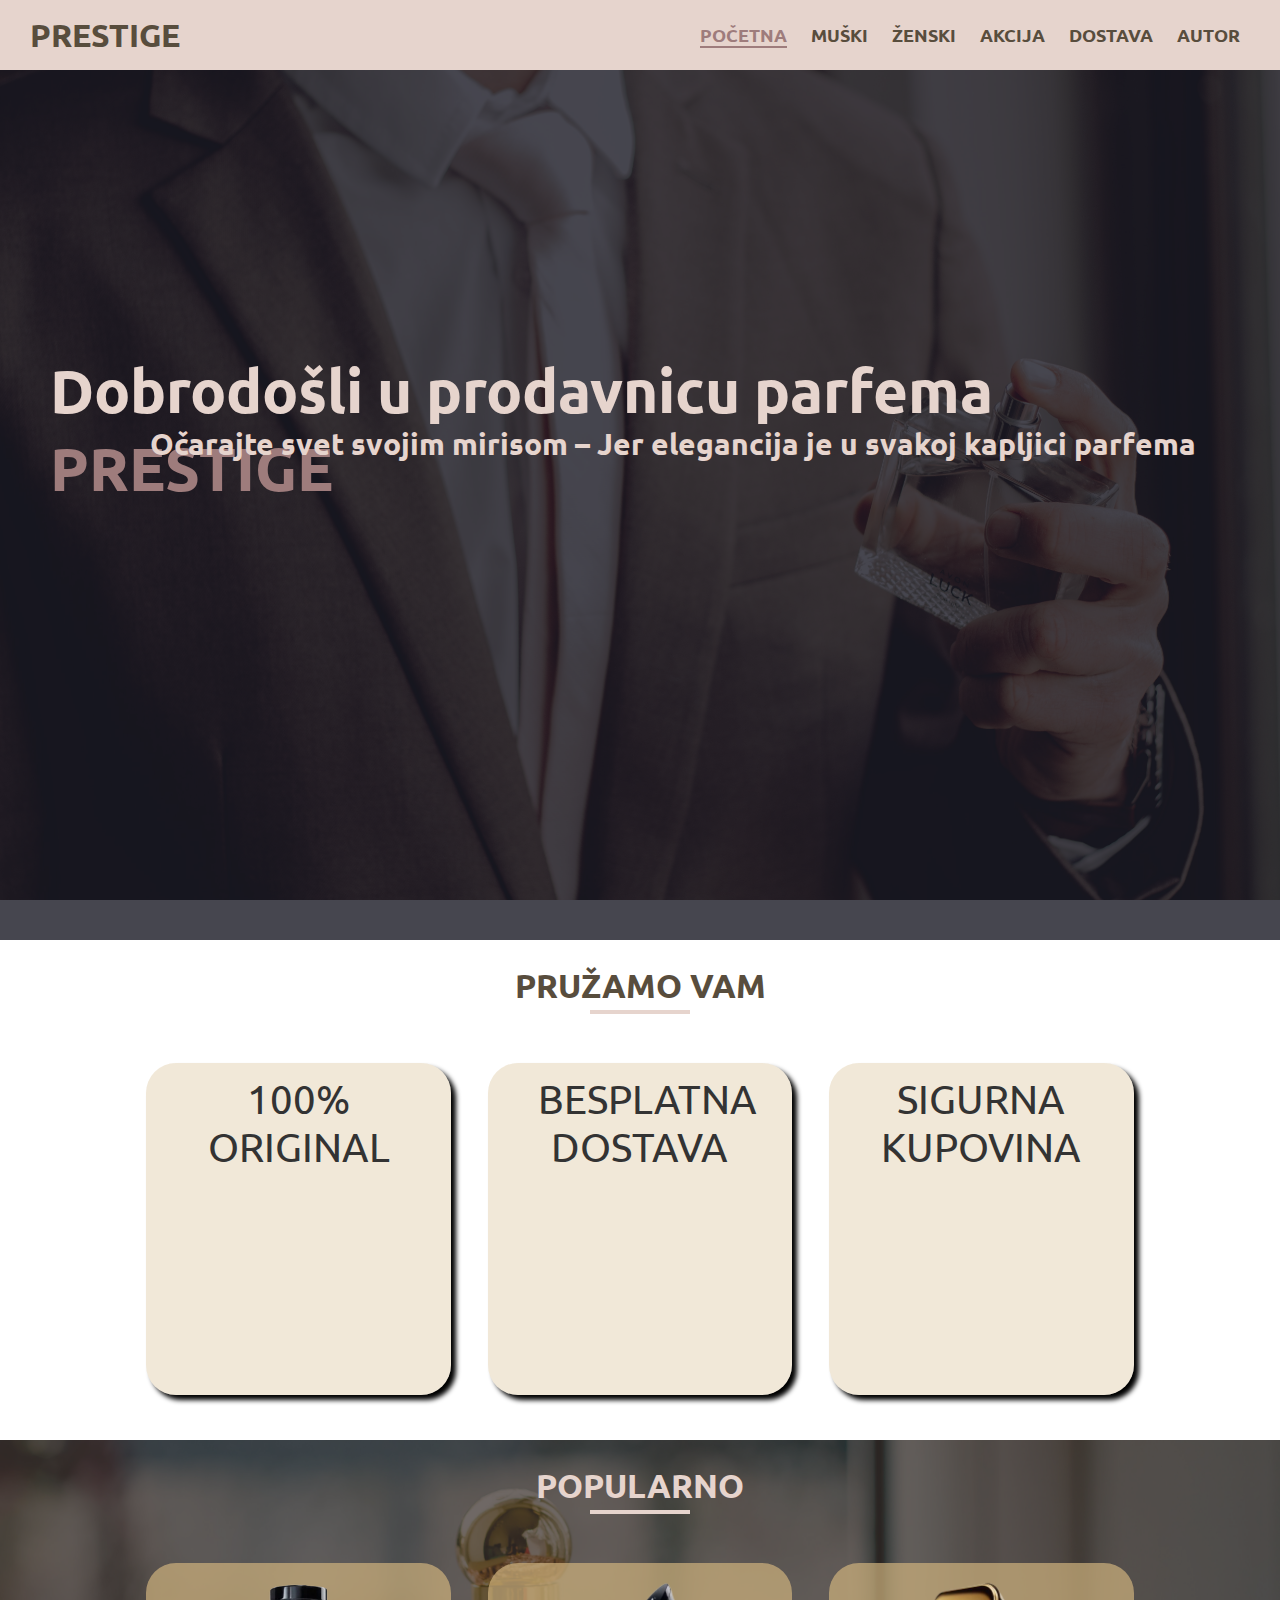
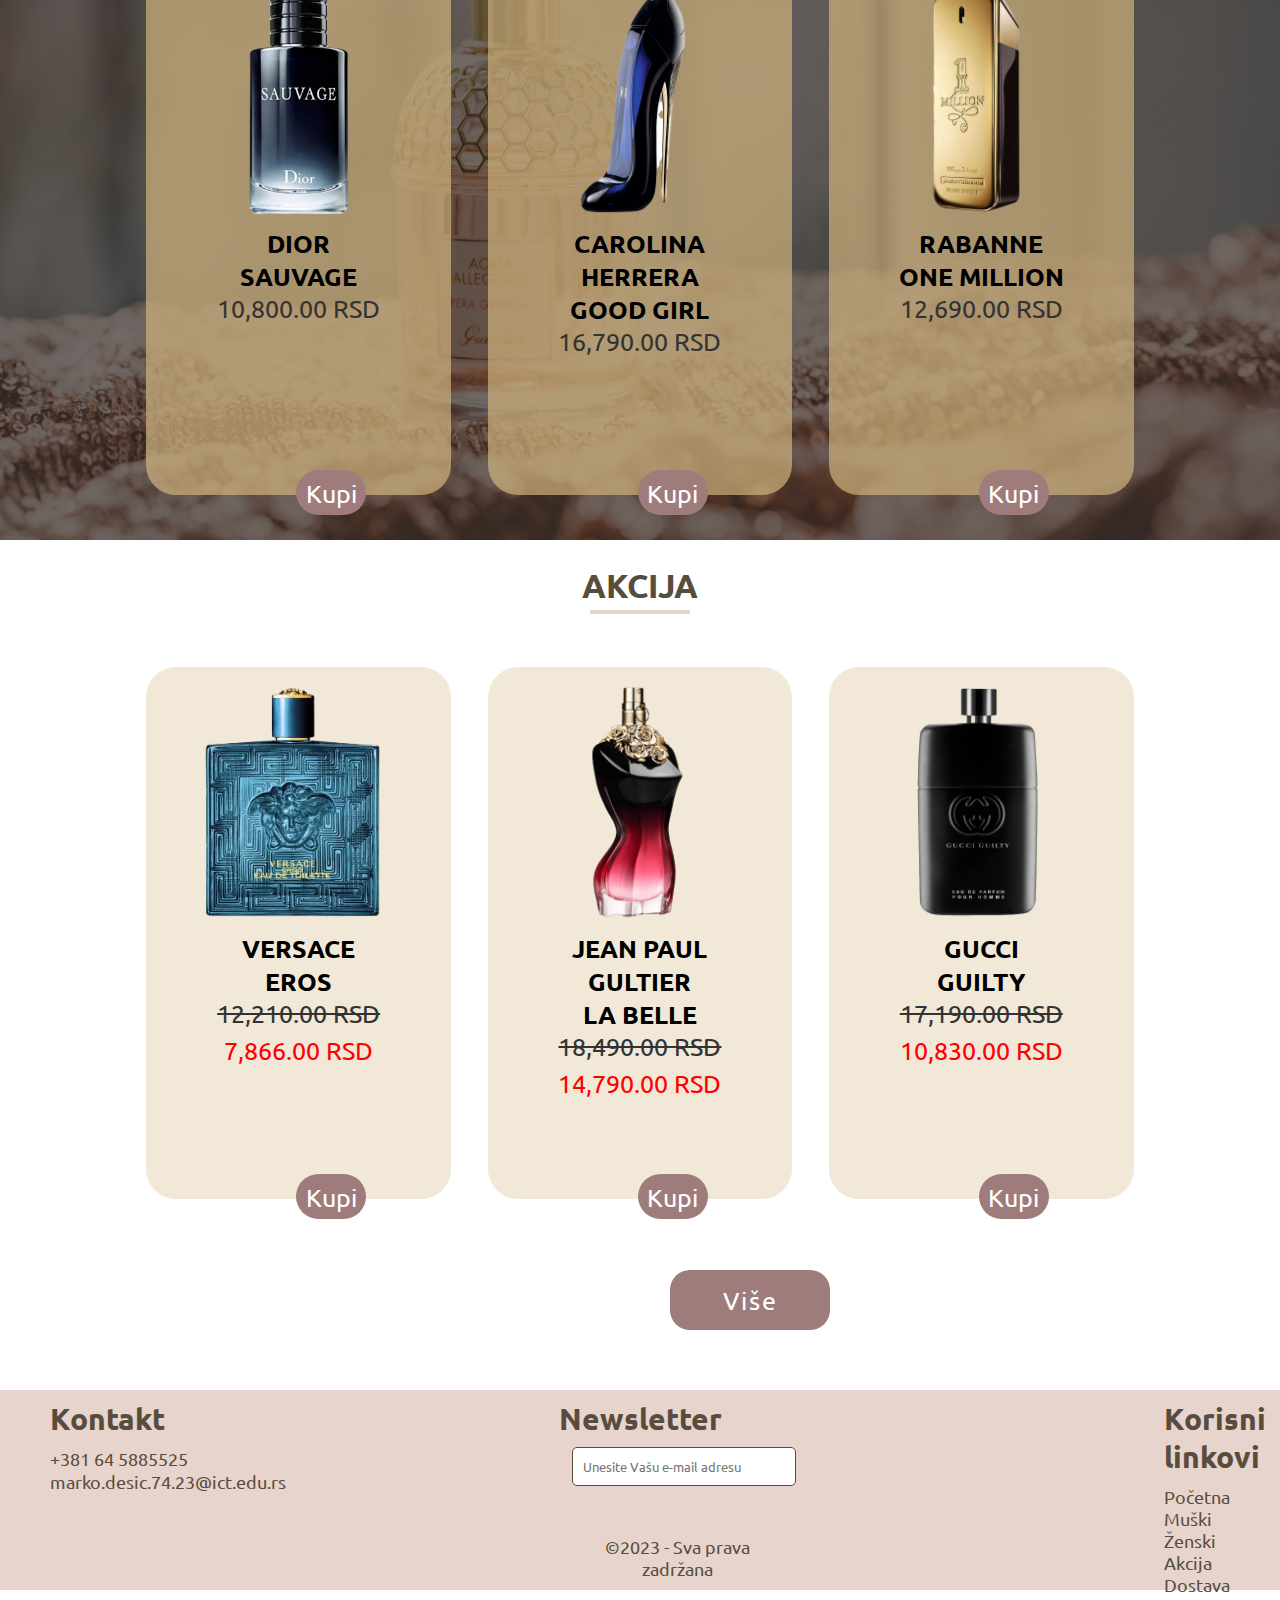
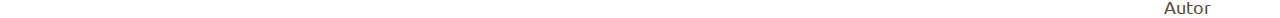
<file: index.html>
<!DOCTYPE html>
<html>
	<head>
		<meta charset="UTF-8" />
		<meta name="keywords" content="prodavnica parfema, parfemi, muski parfemi, zenski parfemi" />
		<meta name="description" content="Očarajte svet svojim mirisom – Jer elegancija je u svakoj kapljici parfema" />
		<link rel="shortcut icon" href="img/ikonica.png" type="image/x-icon">
		<link rel="stylesheet" href="https://cdnjs.cloudflare.com/ajax/libs/font-awesome/6.5.0/css/all.min.css" integrity="sha512-Avb2QiuDEEvB4bZJYdft2mNjVShBftLdPG8FJ0V7irTLQ8Uo0qcPxh4Plq7G5tGm0rU+1SPhVotteLpBERwTkw==" crossorigin="anonymous" referrerpolicy="no-referrer" />
		<link rel="stylesheet" href="css/style.css" text="text/css" />
		<title>Prestige</title>
	</head>
	<body>
		<header>
			<div id="logo">
				<h1><a href="index.html">Prestige</a></h1>
			</div>
			<nav>
				<ul>
					<li><a href="index.html" class="active">Početna</a></li>
					<li><a href="muski.html">Muški</a></li>	
					<li><a href="zenski.html">Ženski</a></li>
					<li><a href="akcija.html">Akcija</a></li>	
					<li><a href="dostava.html">Dostava</a></li>		
					<li><a href="autor.html">Autor</a></li>	
				</ul>
			</nav>
		</header>
		
		<div id="bg-slika">
			<div id="pozadinaText">
				<h2>Dobrodošli u prodavnicu parfema <a href="index.html">prestige</a></h2>
				<p>Očarajte svet svojim mirisom – Jer elegancija je u svakoj kapljici parfema</p>
			</div>
			<div id="pozadina">
				
			</div>
		</div>
		<div id="blok-usluge">
			<div id="usluge">
				<div class="naslov">
					<h2>Pružamo Vam</h2>
					<div class="hr"></div>
				</div>
				<div class="usluga">
					<i class="fa fa-star" aria-hidden="true"></i>
					<p>100% <br/>Original</p>
				</div>
				<div class="usluga">
					<a href="dostava.html"><i class="fa fa-truck" aria-hidden="true"></i></a>
					<p>Besplatna dostava</p>
				</div>
				<div class="usluga">
					<i class="fa fa-check-circle" aria-hidden="true"></i>
					<p>Sigurna kupovina</p>
				</div>
			</div>
		</div>
		<div id="blok-popularno">
			<div id="pozadinaPopularno">
				
			</div>
			<div id="popularno">
				<div class="naslov boja">
					<h2>Popularno</h2>
					<div class="hr"></div>
				</div>
				<div class="proizvodPopularno">
					<div class="opisProizvoda"></div>
					<img id="diorSlika" src="img/dior-sauvage.webp" alt="diorSauvage" />
					<p class="imeParfema">Dior</p>
					<p class="imeParfema">Sauvage</p>
					<p class="cenaParfema">10,800.00 RSD</p>
					<a href="dostava.html">
						<div class="kupi">
							<p>Kupi</p>
						</div>
					</a>
				</div>
				<div class="proizvodPopularno">
					<div class="opisProizvoda"></div>
					<img id="goodGirlSlika" src="img/good-girl.webp" alt="goodGirl" />
					<p class="imeParfema">Carolina Herrera</p>
					<p class="imeParfema">Good Girl</p>
					<p class="cenaParfema">16,790.00 RSD</p>
					<a href="dostava.html">
						<div class="kupi">
							<p>Kupi</p>
						</div>
					</a>
				</div>
				<div class="proizvodPopularno">
					<div class="opisProizvoda"></div>
					<img id="oneMilionSlika" src="img/pocoOne.webp" alt="pocoOneMilion" />
					<p class="imeParfema">Rabanne</p>
					<p class="imeParfema">One Million</p>
					<p class="cenaParfema">12,690.00 RSD</p>
					<a href="dostava.html">
						<div class="kupi">
							<p>Kupi</p>
						</div>
					</a>
				</div>
			</div>
		</div>
		
		<div id="blok-akcija">
			<div id="akcija">
				<div class="naslov akcija">
					<h2>Akcija</h2>
					<div class="hr"></div>
				</div>
				<div class="proizvod">
					<img id="erosSlika" src="img/eros-man.webp" alt="versaceEros" />
					<p class="imeParfema">Versace</p>
					<p class="imeParfema">Eros</p>
					<p class="staraCena">12,210.00 RSD</p>
					<p class="novaCena">7,866.00 RSD</p>
					<a href="dostava.html">
						<div class="kupi">
							<p>Kupi</p>
						</div>
					</a>
				</div>
				<div class="proizvod">
					<img id="laBelleSlika" src="img/la-belle.webp" alt="laBelle" />
					<p class="imeParfema">Jean Paul Gultier</p>
					<p class="imeParfema">La Belle</p>
					<p class="staraCena">18,490.00 RSD</p>
					<p class="novaCena">14,790.00 RSD</p>
					<a href="dostava.html">
						<div class="kupi">
							<p>Kupi</p>
						</div>
					</a>	
				</div>
				<div class="proizvod">
					<img id="guiltySlika" src="img/gucci-guilty.webp" alt="gucciGuilty" />
					<p class="imeParfema">Gucci</p>
					<p class="imeParfema">Guilty</p>
					<p class="staraCena">17,190.00 RSD</p>
					<p class="novaCena">10,830.00 RSD</p>
					<a href="dostava.html">
						<div class="kupi">
							<p>Kupi</p>
						</div>
					</a>
				</div>
			</div>
		</div>
		<div id="blokVise">
			<a href="akcija.html">
						<div id="vise">
							<p>Više</p>
						</div>
			</a>
		</div>		
		<footer>
			<div class="footerBlok">
				<h3>Kontakt</h3>
				<i class="fa fa-phone" aria-hidden="true"></i>
				<label>+381 64 5885525</label><br/>
				<i class="fa fa-envelope" aria-hidden="true"></i>
				<label>marko&#46;desic&#46;74&#46;23&#64;ict&#46;edu&#46;rs</label>
			</div>
			<div id="footerBlok">
				<h3>Newsletter</h3><br/>
				<form action="index.php" method="post">
					<input type="email" class="nletter" placeholder="Unesite Vašu e-mail adresu" required="required"/>
					<a href="#"><i class="fa-solid fa-paper-plane"></i></a>
				</form>
				<a href="https://www.instagram.com/markodesiic/" target="_blank"><i class="fa-brands fa-square-instagram"></i></a>
				<a href="https://www.facebook.com" target="_blank"><i class="fa-brands fa-facebook"></i></a>
				<a href="rss.xml" target="_blank"><i class="fa-solid fa-rss"></i></a>
				<a href="sitemap.xml" target="_blank"><i class="fa-solid fa-sitemap"></i></a>
				<p>&#169;2023 - Sva prava zadržana</p></a>
			</div>
			<div class="footerBlok">
				<h3 id="kl">Korisni linkovi</h3>
				<a href="index.html">Početna</a></br>
				<a href="muski.html">Muški</a></br>
				<a href="zenski.html">Ženski</a></br>
				<a href="akcija.html">Akcija</a></br>
				<a href="dostava.html">Dostava</a></br>
				<a href="autor.html">Autor</a></br>
			</div>
		</footer>
	</body>
</html>
</file>
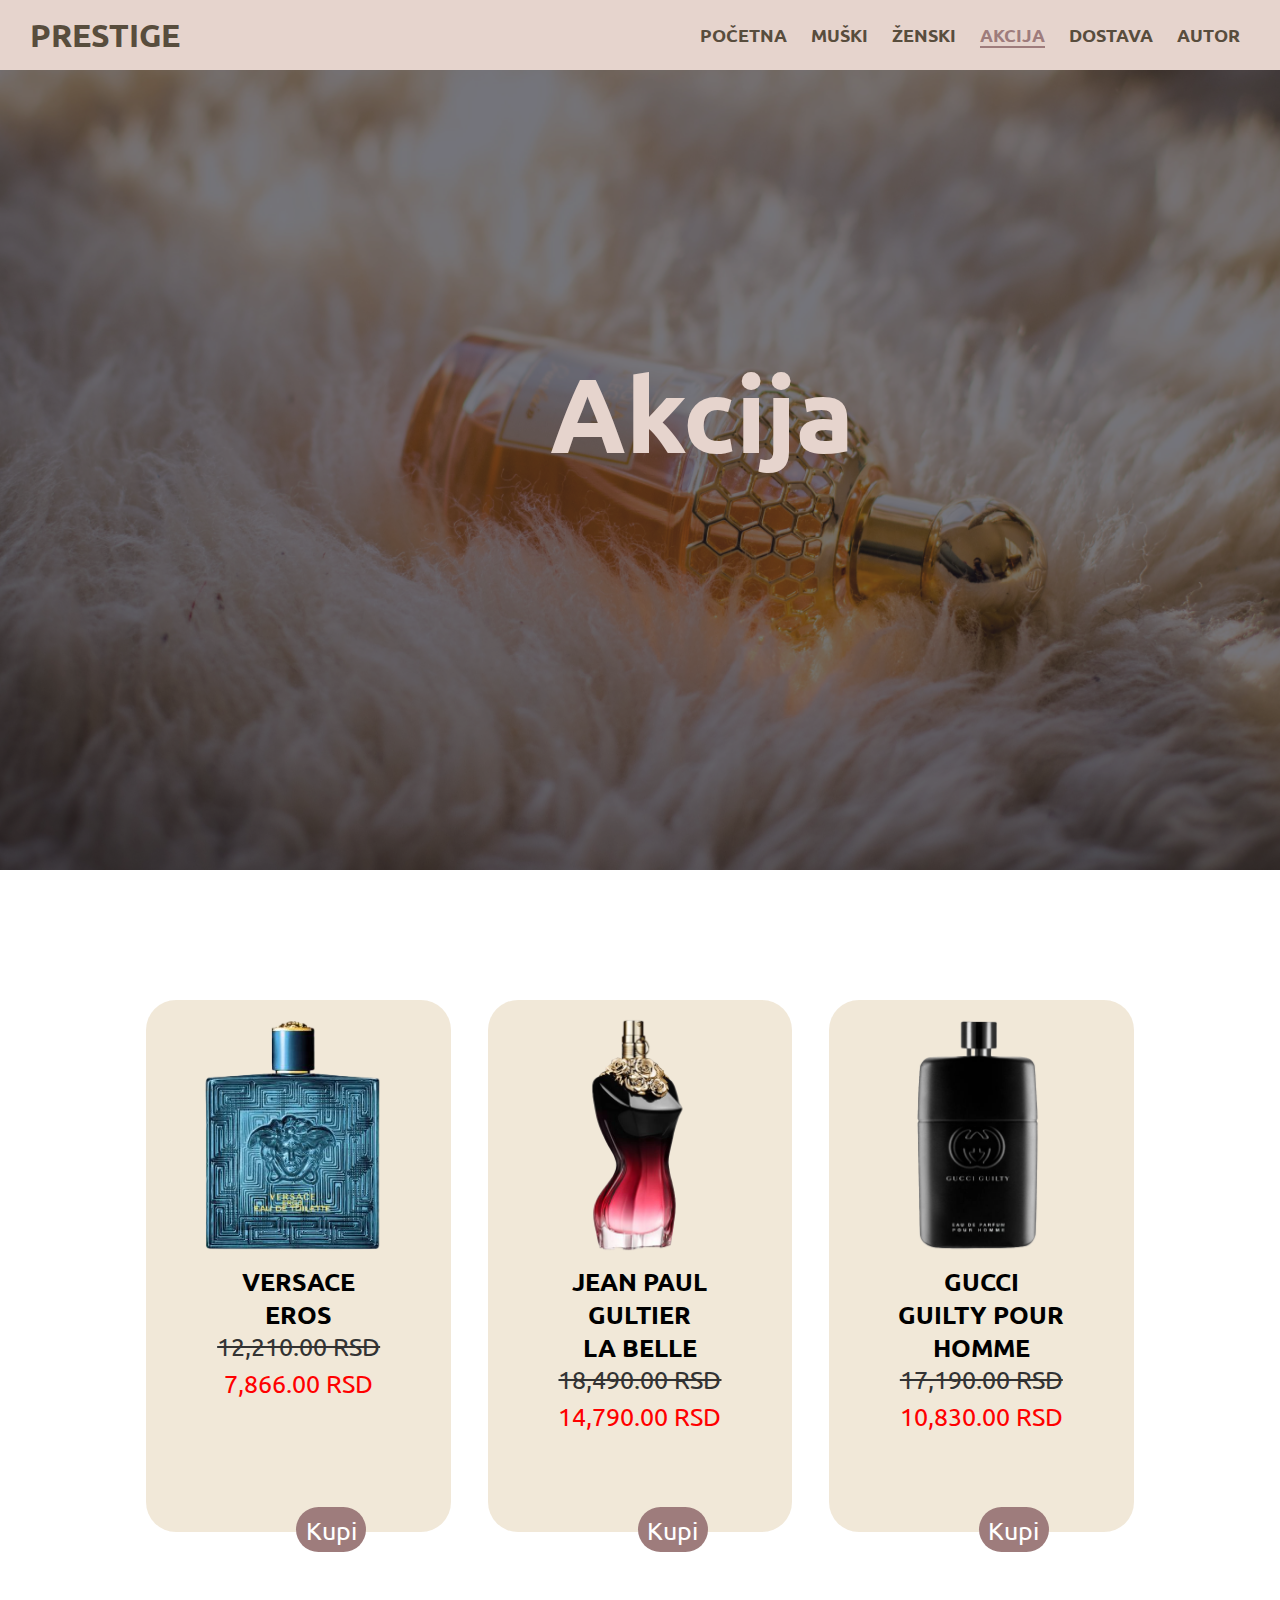
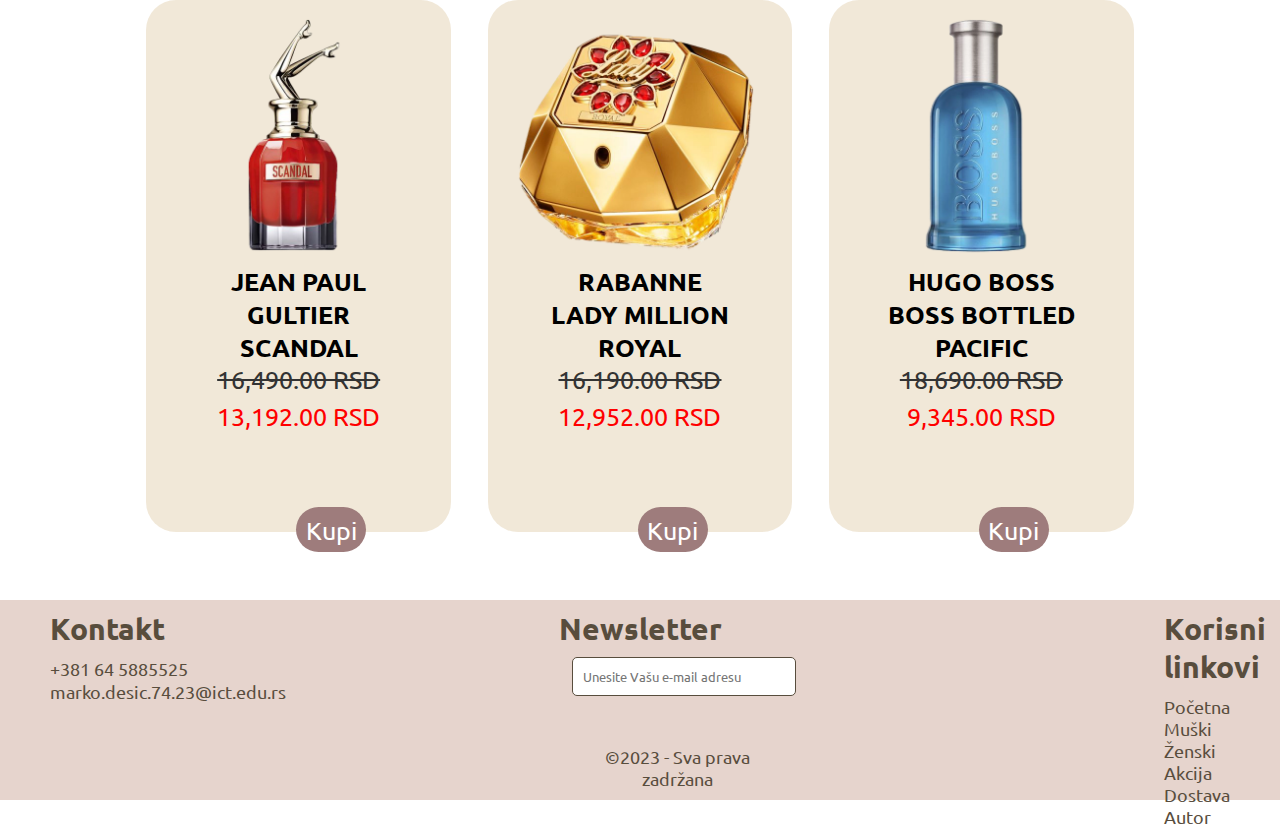
<file: akcija.html>
<!DOCTYPE html>

<html>

	<head>
		<meta charset="UTF-8" />
		<meta name="keywords" content="prodavnica parfema, parfemi, muski parfemi, zenski parfemi" />
		<meta name="description" content="Očarajte svet svojim mirisom – Jer elegancija je u svakoj kapljici parfema" />
		<link rel="shortcut icon" href="img/ikonica.png" type="image/x-icon">
		<link rel="stylesheet" href="https://cdnjs.cloudflare.com/ajax/libs/font-awesome/6.5.0/css/all.min.css" integrity="sha512-Avb2QiuDEEvB4bZJYdft2mNjVShBftLdPG8FJ0V7irTLQ8Uo0qcPxh4Plq7G5tGm0rU+1SPhVotteLpBERwTkw==" crossorigin="anonymous" referrerpolicy="no-referrer" />
		<link rel="stylesheet" href="css/style.css" text="text/css" />
		<title>Prestige</title>
	</head>
	
	<body>
		<header>
			<div id="logo">
				<h1><a href="index.html">Prestige</a></h1>
			</div>
			<nav>
				<ul>
					<li><a href="index.html">Početna</a></li>
					<li><a href="muski.html">Muški</a></li>	
					<li><a href="zenski.html">Ženski</a></li>
					<li><a href="akcija.html" class="active">Akcija</a></li>	
					<li><a href="dostava.html">Dostava</a></li>						
					<li><a href="autor.html">Autor</a></li>	
				</ul>
			</nav>
		</header>
		
		<div id="akcija-slika">
			<div id="akcijaText">
				<h2>Akcija</h2>
			</div>
			<div class="pozadinaMuskiZenskiAkcija">
				
		</div>
		</div>	
		<div id="red-jedan">
			<div id="akcija">
				
				<div class="proizvod">
					<img id="erosSlika" src="img/eros-man.webp" alt="versaceEros" />
					<p class="imeParfema">Versace</p>
					<p class="imeParfema">Eros</p>
					<p class="staraCena">12,210.00 RSD</p>
					<p class="novaCena">7,866.00 RSD</p>
					<a href="dostava.html">
						<div class="kupi">
							<p>Kupi</p>
						</div>
					</a>
				</div>
				<div class="proizvod">
					<img id="laBelleSlika" src="img/la-belle.webp" alt="laBelle" />
					<p class="imeParfema">Jean Paul Gultier</p>
					<p class="imeParfema">La Belle</p>
					<p class="staraCena">18,490.00 RSD</p>
					<p class="novaCena">14,790.00 RSD</p>
					<a href="dostava.html">
						<div class="kupi">
							<p>Kupi</p>
						</div>
					</a>	
				</div>
				<div class="proizvod">
					<img id="guiltySlika" src="img/gucci-guilty.webp" alt="gucciGuilty" />
					<p class="imeParfema">Gucci</p>
					<p class="imeParfema">Guilty Pour Homme</p>
					<p class="staraCena">17,190.00 RSD</p>
					<p class="novaCena">10,830.00 RSD</p>
					<a href="dostava.html">
						<div class="kupi">
							<p>Kupi</p>
						</div>
					</a>
				</div>
				
				<div class="cleaner"></div>
			</div>
		</div>
		<div id="red-dva">
			<div id="akcija">
				
				<div class="proizvod">
					<img id="scandalSlika" src="img/scandal.webp" alt="scandal" />
					<p class="imeParfema">Jean Paul Gultier</p>
					<p class="imeParfema">Scandal</p>
					<p class="staraCena">16,490.00 RSD</p>
					<p class="novaCena">13,192.00 RSD</p>
					<a href="dostava.html">
						<div class="kupi">
							<p>Kupi</p>
						</div>
					</a>
				</div>
				<div class="proizvod">
					<img id="ladyMillionRoyalSlika" src="img/lady-million-royal.webp" alt="ladyMillionRoyal" />
					<p class="imeParfema">Rabanne</p>
					<p class="imeParfema">Lady Million Royal</p>
					<p class="staraCena">16,190.00 RSD</p>
					<p class="novaCena">12,952.00 RSD</p>
					<a href="dostava.html">
						<div class="kupi">
							<p>Kupi</p>
						</div>
					</a>	
				</div>
				<div class="proizvod">
					<img id="hugoBossSlika" src="img/hugo-boss.webp" alt="hugoBoss" />
					<p class="imeParfema">Hugo Boss</p>
					<p class="imeParfema">Boss Bottled Pacific</p>
					<p class="staraCena">18,690.00 RSD</p>
					<p class="novaCena">9,345.00 RSD</p>
					<a href="dostava.html">
						<div class="kupi">
							<p>Kupi</p>
						</div>
					</a>
				</div>
				
				<div class="cleaner"></div>
			</div>
		</div>
				
		<footer>
			<div class="footerBlok">
				<h3>Kontakt</h3>
				<i class="fa fa-phone" aria-hidden="true"></i>
				<label>+381 64 5885525</label><br/>
				<i class="fa fa-envelope" aria-hidden="true"></i>
				<label>marko&#46;desic&#46;74&#46;23&#64;ict&#46;edu&#46;rs</label>
			</div>
			<div id="footerBlok">
				<h3>Newsletter</h3><br/>
				<form action="index.php" method="post">
					<input type="email" class="nletter" placeholder="Unesite Vašu e-mail adresu" required="required"/>
					<a href="#"><i class="fa-solid fa-paper-plane"></i></a>
				</form>
				<a href="https://www.instagram.com/markodesiic/" target="_blank"><i class="fa-brands fa-square-instagram"></i></a>
				<a href="https://www.facebook.com" target="_blank"><i class="fa-brands fa-facebook"></i></a>
				<a href="rss.xml" target="_blank"><i class="fa-solid fa-rss"></i></a>
				<a href="sitemap.xml"><i class="fa-solid fa-sitemap"></i></a>
				<p>&#169;2023 - Sva prava zadržana</p></a>
			</div>
			<div class="footerBlok">
				<h3 id="kl">Korisni linkovi</h3>
				<a href="index.html">Početna</a></br>
				<a href="muski.html">Muški</a></br>
				<a href="zenski.html">Ženski</a></br>
				<a href="akcija.html">Akcija</a></br>
				<a href="dostava.html">Dostava</a></br>
				<a href="autor.html">Autor</a></br>
			</div>
		</footer>
	</body>	
</html>
</file>
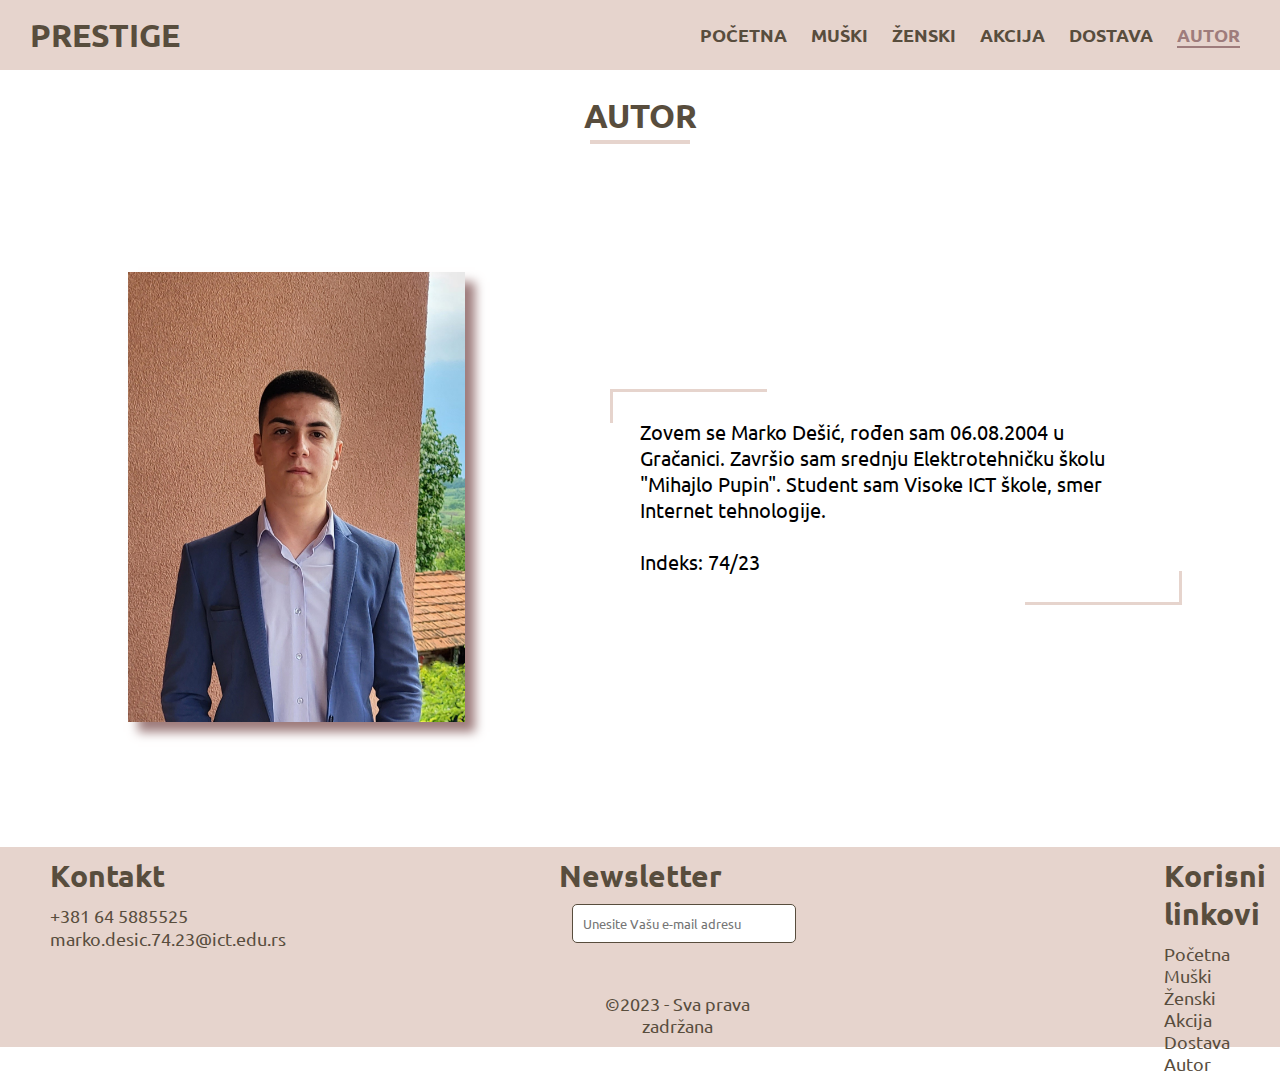
<file: autor.html>
<!DOCTYPE html>

<html>

	<head>
		<meta charset="UTF-8" />
		<meta name="keywords" content="prodavnica parfema, parfemi, muski parfemi, zenski parfemi" />
		<meta name="description" content="Očarajte svet svojim mirisom – Jer elegancija je u svakoj kapljici parfema"/>
		<link rel="shortcut icon" href="img/ikonica.png" type="image/x-icon">
		<link rel="stylesheet" href="https://cdnjs.cloudflare.com/ajax/libs/font-awesome/6.5.0/css/all.min.css" integrity="sha512-Avb2QiuDEEvB4bZJYdft2mNjVShBftLdPG8FJ0V7irTLQ8Uo0qcPxh4Plq7G5tGm0rU+1SPhVotteLpBERwTkw==" crossorigin="anonymous" referrerpolicy="no-referrer" />
		<link rel="stylesheet" href="css/style.css" text="text/css" />
		<title>Prestige</title>
	</head>
	
	<body>
		<header>
			<div id="logo">
				<h1><a href="index.html">Prestige</a></h1>
			</div>
			<nav>
				<ul>
					<li><a href="index.html">Početna</a></li>
					<li><a href="muski.html">Muški</a></li>	
					<li><a href="zenski.html">Ženski</a></li>
					<li><a href="akcija.html">Akcija</a></li>	
					<li><a href="dostava.html">Dostava</a></li>		
					<li><a href="autor.html" class="active">Autor</a></li>	
				</ul>
			</nav>
		</header>
		<div class="naslov">
					<h2>Autor</h2>
					<div class="hr"></div>
				</div>
		<div id="drzac-autor">	
			<div id="autor-slika">
				<img src="img/autor.jpg" alt="autor"/>
			</div>
			<div id="autor-opis">
				<div class="border top-left"></div>
				<p>Zovem se Marko Dešić, rođen sam 06.08.2004 u Gračanici. Završio sam srednju Elektrotehničku školu "Mihajlo Pupin". Student sam Visoke ICT škole, smer Internet tehnologije. </p>
				<br/>
				<p>Indeks: 74/23</p>
				<div class="border bottom-right"></div>
			</div>
		</div>	
		
		<footer>
			<div class="footerBlok">
				<h3>Kontakt</h3>
				<i class="fa fa-phone" aria-hidden="true"></i>
				<label>+381 64 5885525</label><br/>
				<i class="fa fa-envelope" aria-hidden="true"></i>
				<label>marko&#46;desic&#46;74&#46;23&#64;ict&#46;edu&#46;rs</label>
			</div>
			<div id="footerBlok">
				<h3>Newsletter</h3><br/>
				<form action="index.php" method="post">
					<input type="email" class="nletter" placeholder="Unesite Vašu e-mail adresu" required="required"/>
					<a href="#"><i class="fa-solid fa-paper-plane"></i></a>
				</form>
				<a href="https://www.instagram.com/markodesiic/" target="_blank"><i class="fa-brands fa-square-instagram"></i></a>
				<a href="https://www.facebook.com" target="_blank"><i class="fa-brands fa-facebook"></i></a>
				<a href="rss.xml" target="_blank"><i class="fa-solid fa-rss"></i></a>
				<a href="sitemap.xml"><i class="fa-solid fa-sitemap"></i></a>
				<p>&#169;2023 - Sva prava zadržana</p></a>
			</div>
			<div class="footerBlok">
				<h3 id="kl">Korisni linkovi</h3>
				<a href="index.html">Početna</a></br>
				<a href="muski.html">Muški</a></br>
				<a href="zenski.html">Ženski</a></br>
				<a href="akcija.html">Akcija</a></br>
				<a href="dostava.html">Dostava</a></br>
				<a href="autor.html">Autor</a></br>
			</div>
		</footer>
	</body>	
</html>
</file>
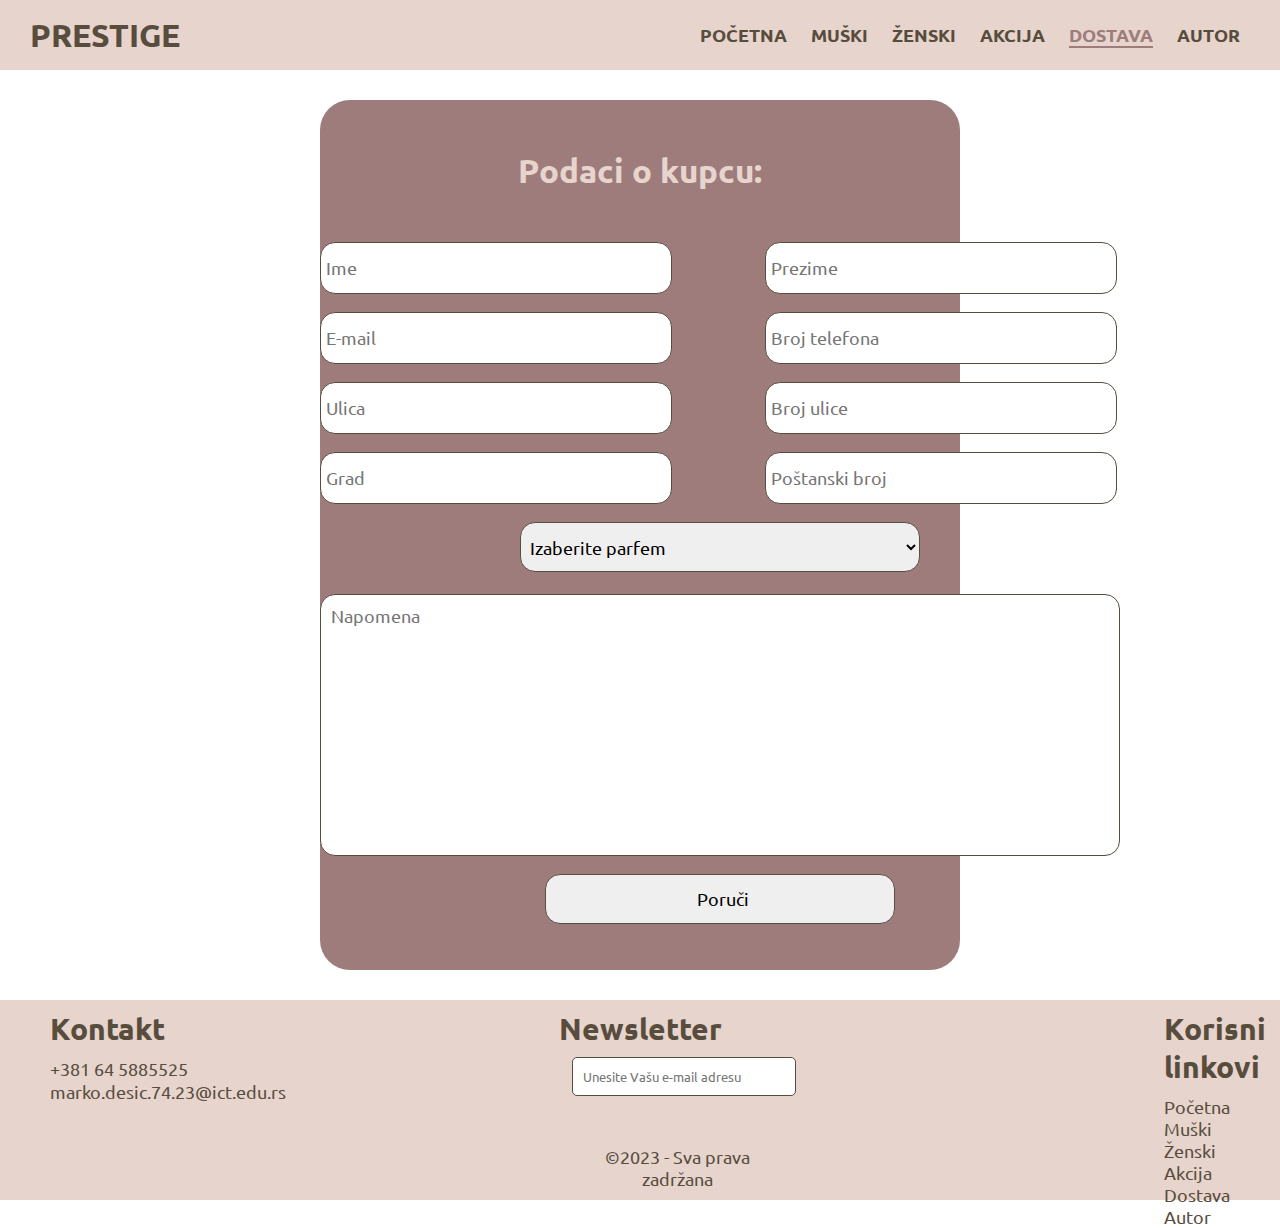
<file: dostava.html>
<!DOCTYPE html>

<html>

	<head>
		<meta charset="UTF-8" />
		<meta name="keywords" content="prodavnica parfema, parfemi, muski parfemi, zenski parfemi" />
		<meta name="description" content="Očarajte svet svojim mirisom – Jer elegancija je u svakoj kapljici parfema" />
		<link rel="shortcut icon" href="img/ikonica.png" type="image/x-icon">
		<link rel="stylesheet" href="https://cdnjs.cloudflare.com/ajax/libs/font-awesome/6.5.0/css/all.min.css" integrity="sha512-Avb2QiuDEEvB4bZJYdft2mNjVShBftLdPG8FJ0V7irTLQ8Uo0qcPxh4Plq7G5tGm0rU+1SPhVotteLpBERwTkw==" crossorigin="anonymous" referrerpolicy="no-referrer" />
		<link rel="stylesheet" href="css/style.css" text="text/css" />
		<title>Prestige</title>
	</head>
	
	<body>
		<header>
			<div id="logo">
				<h1><a href="index.html">Prestige</a></h1>
			</div>
			<nav>
				<ul>
					<li><a href="index.html">Početna</a></li>
					<li><a href="muski.html">Muški</a></li>	
					<li><a href="zenski.html">Ženski</a></li>
					<li><a href="akcija.html">Akcija</a></li>	
					<li><a href="dostava.html" class="active">Dostava</a></li>	
					<li><a href="autor.html">Autor</a></li>	
				</ul>
			</nav>
		</header>
		<div id="main">
			<div id="formaOkvir">
				<h2>Podaci o kupcu:</h2>
				<div id="forma">
					<form id="formaDostava" action="obrada.php" method="post">
						<input type="text" id="ime" name="ime" placeholder="Ime" required="required" />
						<input type="text" id="prezime" name="prezime" placeholder="Prezime" required="required" /><br/>
						<input type="email" id="email" name="email" placeholder="E-mail" required="required" />
						<input type="tel" id="tel" name="tel" placeholder="Broj telefona" required="required" /><br/>
						<input type="text" id="ulica" name="ulica" placeholder="Ulica" required="required" />
						<input type="text" id="brUlice" name="brUlice" placeholder="Broj ulice" required="required" /><br/>
						<input type="text" id="grad" name="grad" placeholder="Grad" required="required" />
						<input type="text" id="brPostanski" name="brPostanski" placeholder="Poštanski broj" required="required" /><br/>
						<select id="izaberiteParfem" name="izaberiteParfem">
							<option>Izaberite parfem</option>
							<option>Versace Eros</option>
							<option>Dior Sauvage</option>
							<option>Gucci Guilty</option>
							<option>Rabanne One Million</option>
							<option>Versace Dylan Blue</option>
							<option>Rabanne Invictus Victory Elixir</option>
							<option>Giorgio Armani Acqua Di Gio</option>
							<option>Moschino Toy Boy</option>
							<option>Hugo Boss Bottled Pacific</option>
							<option>Carolina Herrera Good Girl</option>
							<option>Jean Paul Gultier La Belle</option>
							<option>Jean Paul Gultier Scandal</option>
							<option>Escada Show Me Love</option>
							<option>Rabanne Lady Million Royal</option>
							<option>Dsquared2 Red Pour</option>
							<option>Gucci Bloom Ambrosia</option>
							<option>Ysl Black Opium</option>
							<option>Armani Emporio She</option>
						</select><br/><br/>
						<textarea placeholder="Napomena"></textarea>
						<input type="submit" id="poruci" name="poruci" value="Poruči" />
						
					</form>
				</div>
			</div>	
		</div>	
		<footer>
			<div class="footerBlok">
				<h3>Kontakt</h3>
				<i class="fa fa-phone" aria-hidden="true"></i>
				<label>+381 64 5885525</label><br/>
				<i class="fa fa-envelope" aria-hidden="true"></i>
				<label>marko&#46;desic&#46;74&#46;23&#64;ict&#46;edu&#46;rs</label>
			</div>
			<div id="footerBlok">
				<h3>Newsletter</h3><br/>
				<form action="index.php" method="post">
					<input type="email" class="nletter" placeholder="Unesite Vašu e-mail adresu" required="required"/>
					<a href="#"><i class="fa-solid fa-paper-plane"></i></a>
				</form>
				<a href="https://www.instagram.com/markodesiic/" target="_blank"><i class="fa-brands fa-square-instagram"></i></a>
				<a href="https://www.facebook.com" target="_blank"><i class="fa-brands fa-facebook"></i></a>
				<a href="rss.xml" target="_blank"><i class="fa-solid fa-rss"></i></a>
				<a href="sitemap.xml"><i class="fa-solid fa-sitemap"></i></a>
				<p>&#169;2023 - Sva prava zadržana</p></a>
			</div>
			<div class="footerBlok">
				<h3 id="kl">Korisni linkovi</h3>
				<a href="index.html">Početna</a></br>
				<a href="muski.html">Muški</a></br>
				<a href="zenski.html">Ženski</a></br>
				<a href="akcija.html">Akcija</a></br>
				<a href="dostava.html">Dostava</a></br>
				<a href="autor.html">Autor</a></br>
			</div>
		</footer>
	</body>	
</html>
</file>
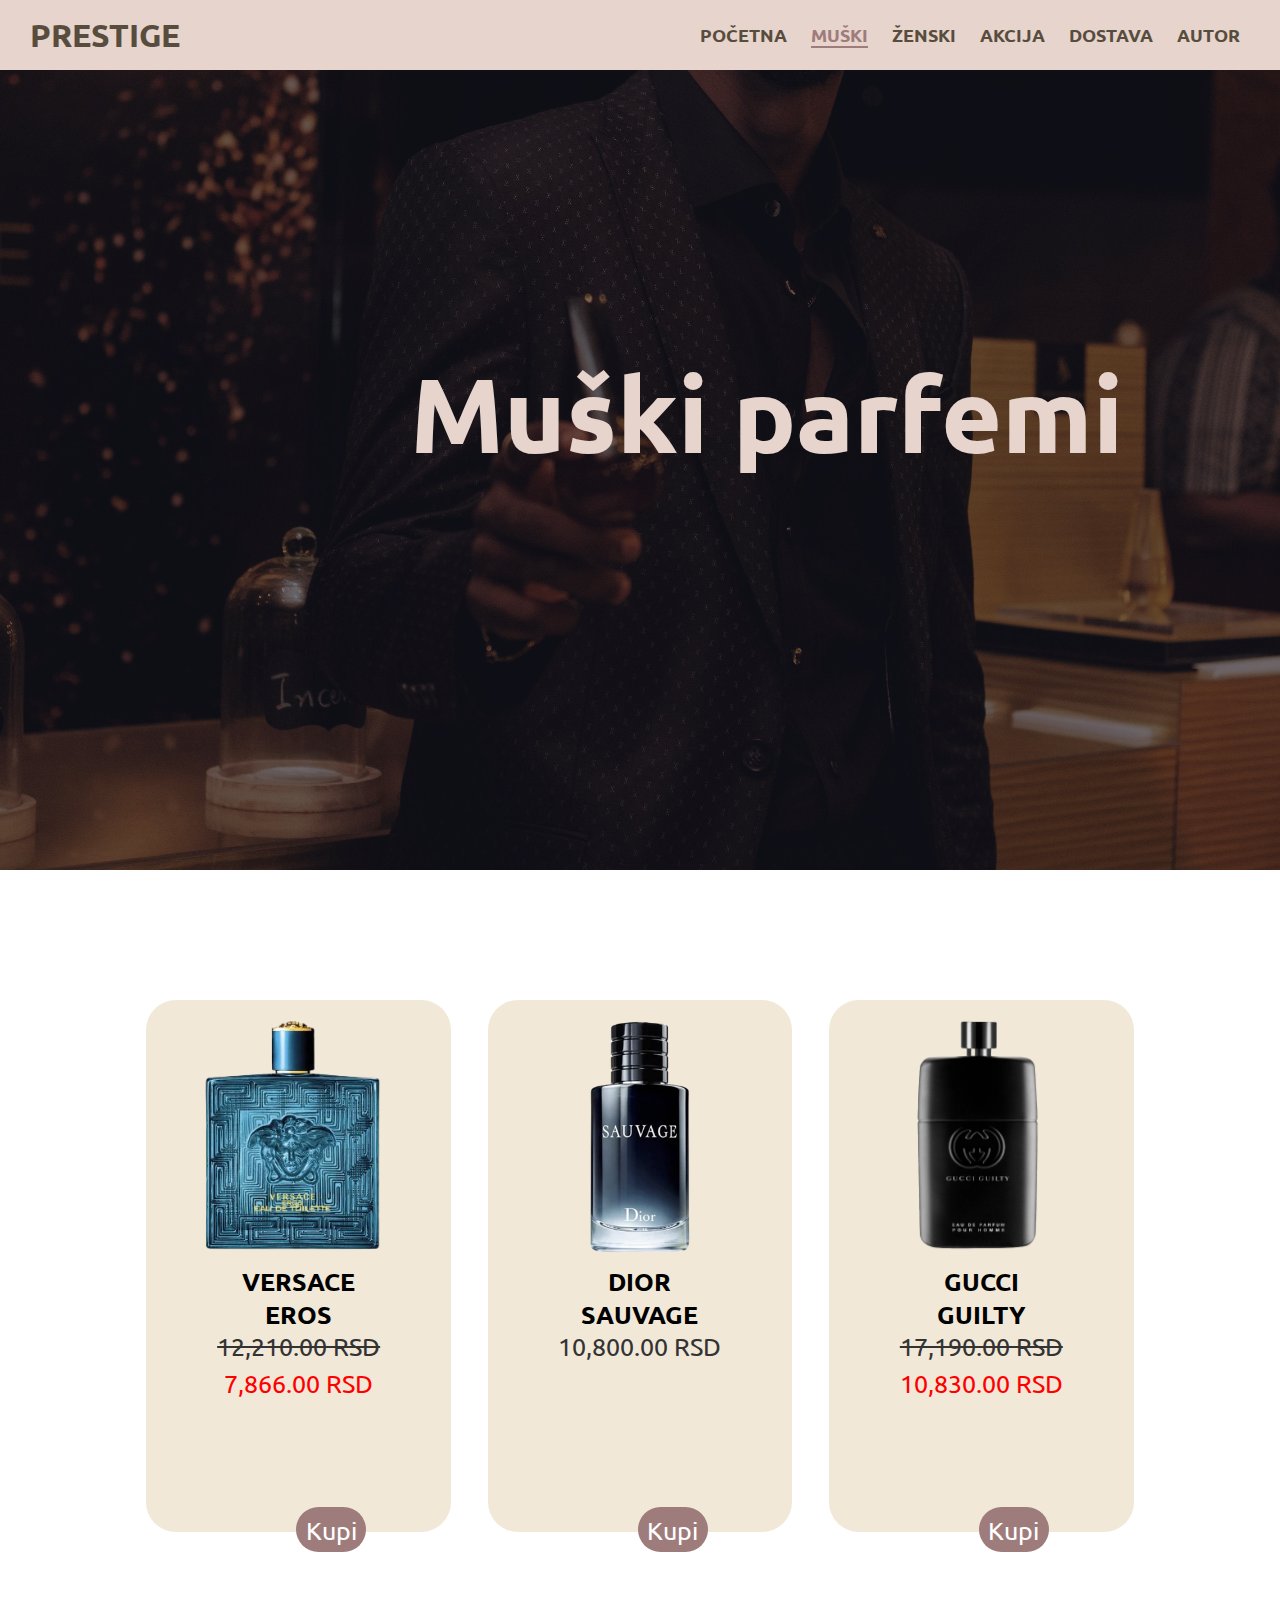
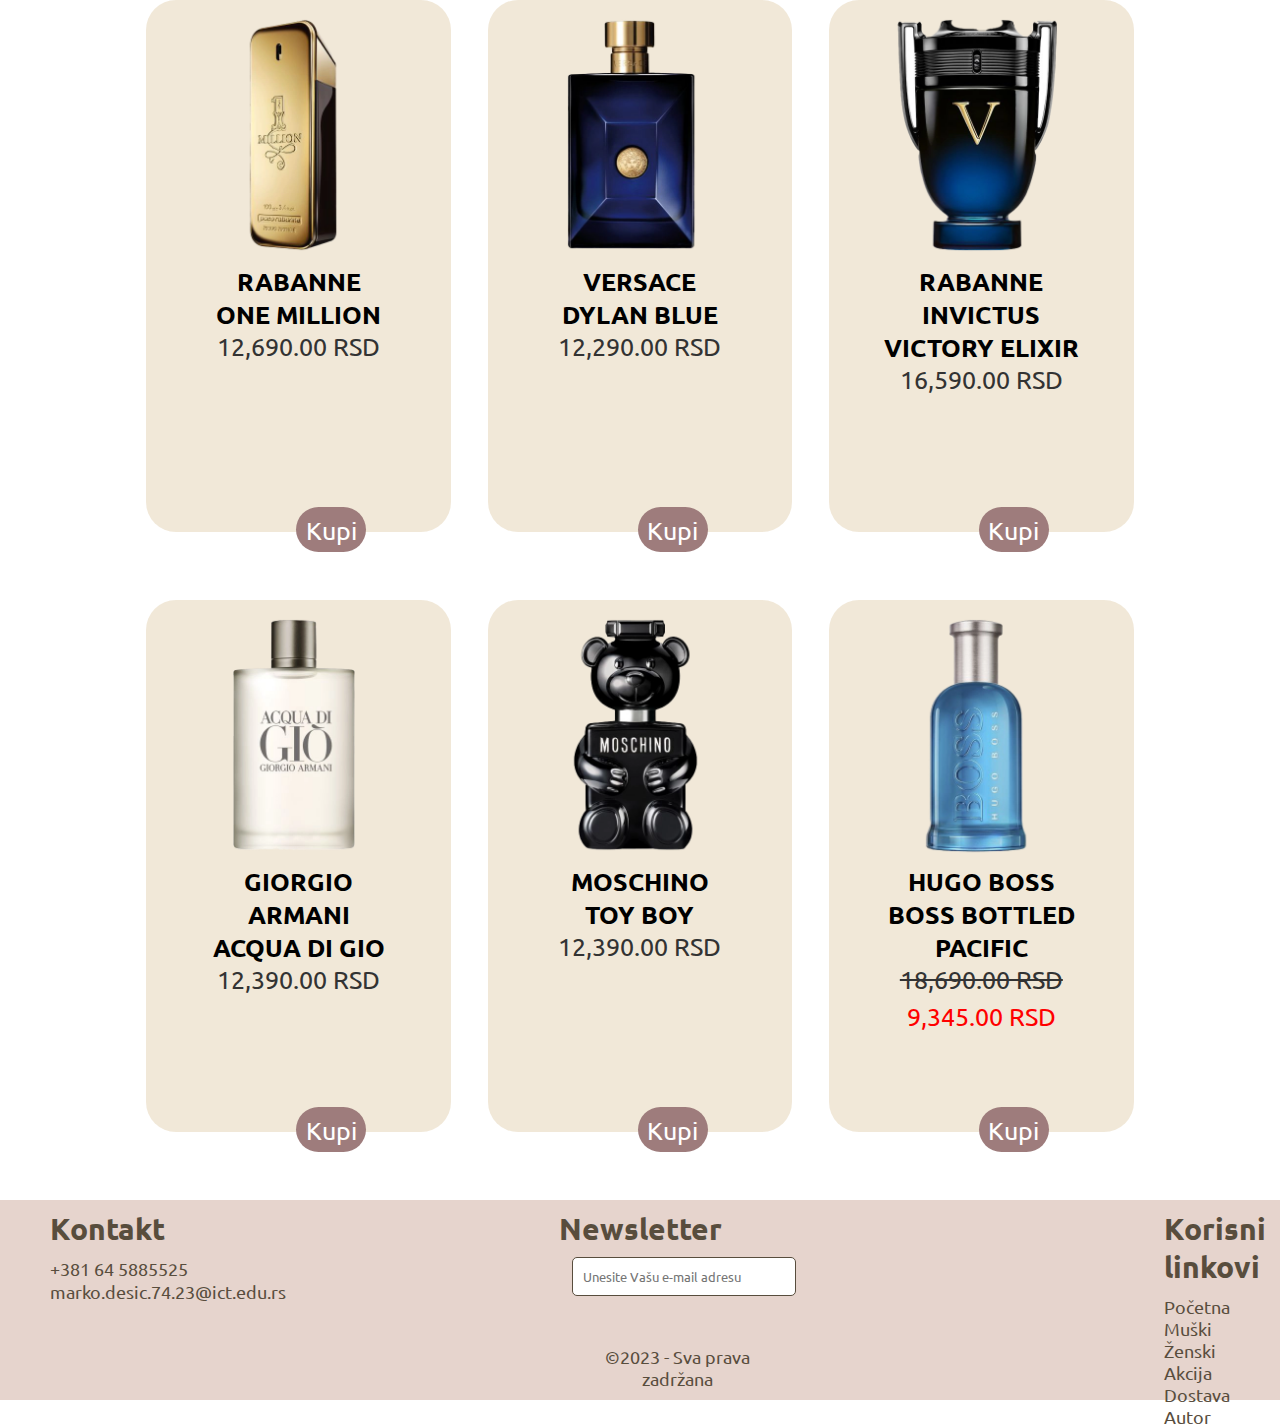
<file: muski.html>
<!DOCTYPE html>

<html>

	<head>
		<meta charset="UTF-8" />
		<meta name="keywords" content="prodavnica parfema, parfemi, muski parfemi, zenski parfemi" />
		<meta name="description" content="Očarajte svet svojim mirisom – Jer elegancija je u svakoj kapljici parfema" />
		<link rel="shortcut icon" href="img/ikonica.png" type="image/x-icon">
		<link rel="stylesheet" href="https://cdnjs.cloudflare.com/ajax/libs/font-awesome/6.5.0/css/all.min.css" integrity="sha512-Avb2QiuDEEvB4bZJYdft2mNjVShBftLdPG8FJ0V7irTLQ8Uo0qcPxh4Plq7G5tGm0rU+1SPhVotteLpBERwTkw==" crossorigin="anonymous" referrerpolicy="no-referrer" />
		<link rel="stylesheet" href="css/style.css" text="text/css" />
		<title>Prestige</title>
	</head>
	
	<body>
		<header>
			<div id="logo">
				<h1><a href="index.html">Prestige</a></h1>
			</div>
			<nav>
				<ul>
					<li><a href="index.html">Početna</a></li>
					<li><a href="muski.html" class="active">Muški</a></li>	
					<li><a href="zenski.html">Ženski</a></li>
					<li><a href="akcija.html">Akcija</a></li>	
					<li><a href="dostava.html">Dostava</a></li>		
					<li><a href="autor.html">Autor</a></li>	
				</ul>
			</nav>
		</header>
		
		<div id="muski-slika">
			<div id="muskiText">
				<h2>Muški parfemi</h2>
			</div>
			<div class="pozadinaMuskiZenskiAkcija">
				
			</div>
		</div>
		
		<div id="red-jedan">
			<div id="akcija">
				
				<div class="proizvod">
					<img id="erosSlika" src="img/eros-man.webp" alt="versaceEros" />
					<p class="imeParfema">Versace</p>
					<p class="imeParfema">Eros</p>
					<p class="staraCena">12,210.00 RSD</p>
					<p class="novaCena">7,866.00 RSD</p>
					<a href="dostava.html">
						<div class="kupi">
							<p>Kupi</p>
						</div>
					</a>
				</div>
				<div class="proizvod">
					<img id="diorSlika" src="img/dior-sauvage.webp" alt="diorSauvage" />
					<p class="imeParfema">Dior</p>
					<p class="imeParfema">Sauvage</p>
					<p class="cenaParfema">10,800.00 RSD</p>
					<a href="dostava.html">
						<div class="kupi">
							<p>Kupi</p>
						</div>
					</a>	
				</div>
				<div class="proizvod">
					<img id="guiltySlika" src="img/gucci-guilty.webp" alt="gucciGuilty" />
					<p class="imeParfema">Gucci</p>
					<p class="imeParfema">Guilty</p>
					<p class="staraCena">17,190.00 RSD</p>
					<p class="novaCena">10,830.00 RSD</p>
					<a href="dostava.html">
						<div class="kupi">
							<p>Kupi</p>
						</div>
					</a>
				</div>
			</div>
		</div>
		<div id="red-dva">
			<div id="akcija">
				
				<div class="proizvod">
					<img id="oneMilionSlika" src="img/pocoOne.webp" alt="pocoOneMilion" />
					<p class="imeParfema">Rabanne</p>
					<p class="imeParfema">One Million</p>
					<p class="cenaParfema">12,690.00 RSD</p>
					<a href="dostava.html">
						<div class="kupi">
							<p>Kupi</p>
						</div>
					</a>
				</div>
				<div class="proizvod">
					<img id="dylanSlika" src="img/versace-dylan.webp" alt="versaceDylan" />
					<p class="imeParfema">Versace</p>
					<p class="imeParfema">Dylan Blue</p>
					<p class="cenaParfema">12,290.00 RSD</p>
					<a href="dostava.html">
						<div class="kupi">
							<p>Kupi</p>
						</div>
					</a>	
				</div>
				<div class="proizvod">
					<img id="invictusVictoryElixirSlika" src="img/invictus-victory-elixir.webp" alt="victoryElixir" />
					<p class="imeParfema">Rabanne</p>
					<p class="imeParfema">Invictus Victory Elixir</p>
					<p class="cenaParfema">16,590.00 RSD</p>
					<a href="dostava.html">
						<div class="kupi">
							<p>Kupi</p>
						</div>
					</a>
				</div>
			</div>
		</div>
		<div id="red-tri">
			<div id="akcija">
				
				<div class="proizvod">
					<img id="acquaDiGio" src="img/acqua-di-gio.webp" alt="acquaDiGio" />
					<p class="imeParfema">Giorgio Armani</p>
					<p class="imeParfema">Acqua Di Gio</p>
					<p class="cenaParfema">12,390.00 RSD</p>
					<a href="dostava.html">
						<div class="kupi">
							<p>Kupi</p>
						</div>
					</a>
				</div>
				<div class="proizvod">
					<img id="toyBoySlika" src="img/toy-boy.webp" alt="toyBoy" />
					<p class="imeParfema">Moschino</p>
					<p class="imeParfema">Toy Boy</p>
					<p class="cenaParfema">12,390.00 RSD</p>
					<a href="dostava.html">
						<div class="kupi">
							<p>Kupi</p>
						</div>
					</a>	
				</div>
				<div class="proizvod">
					<img id="hugoBossSlika" src="img/hugo-boss.webp" alt="hugoBoss" />
					<p class="imeParfema">Hugo Boss</p>
					<p class="imeParfema">Boss Bottled Pacific</p>
					<p class="staraCena">18,690.00 RSD</p>
					<p class="novaCena">9,345.00 RSD</p>
					<a href="dostava.html">
						<div class="kupi">
							<p>Kupi</p>
						</div>
					</a>
				</div>
			</div>
		</div>
		
		<footer>
			<div class="footerBlok">
				<h3>Kontakt</h3>
				<i class="fa fa-phone" aria-hidden="true"></i>
				<label>+381 64 5885525</label><br/>
				<i class="fa fa-envelope" aria-hidden="true"></i>
				<label>marko&#46;desic&#46;74&#46;23&#64;ict&#46;edu&#46;rs</label>
			</div>
			<div id="footerBlok">
				<h3>Newsletter</h3><br/>
				<form action="index.php" method="post">
					<input type="email" class="nletter" placeholder="Unesite Vašu e-mail adresu" required="required"/>
					<a href="#"><i class="fa-solid fa-paper-plane"></i></a>
				</form>
				<a href="https://www.instagram.com/markodesiic/" target="_blank"><i class="fa-brands fa-square-instagram"></i></a>
				<a href="https://www.facebook.com" target="_blank"><i class="fa-brands fa-facebook"></i></a>
				<a href="rss.xml" target="_blank"><i class="fa-solid fa-rss"></i></a>
				<a href="sitemap.xml"><i class="fa-solid fa-sitemap"></i></a>
				<p>&#169;2023 - Sva prava zadržana</p></a>
			</div>
			<div class="footerBlok">
				<h3 id="kl">Korisni linkovi</h3>
				<a href="index.html">Početna</a></br>
				<a href="muski.html">Muški</a></br>
				<a href="zenski.html">Ženski</a></br>
				<a href="akcija.html">Akcija</a></br>
				<a href="dostava.html">Dostava</a></br>
				<a href="autor.html">Autor</a></br>
			</div>
		</footer>
	</body>	
</html>
</file>
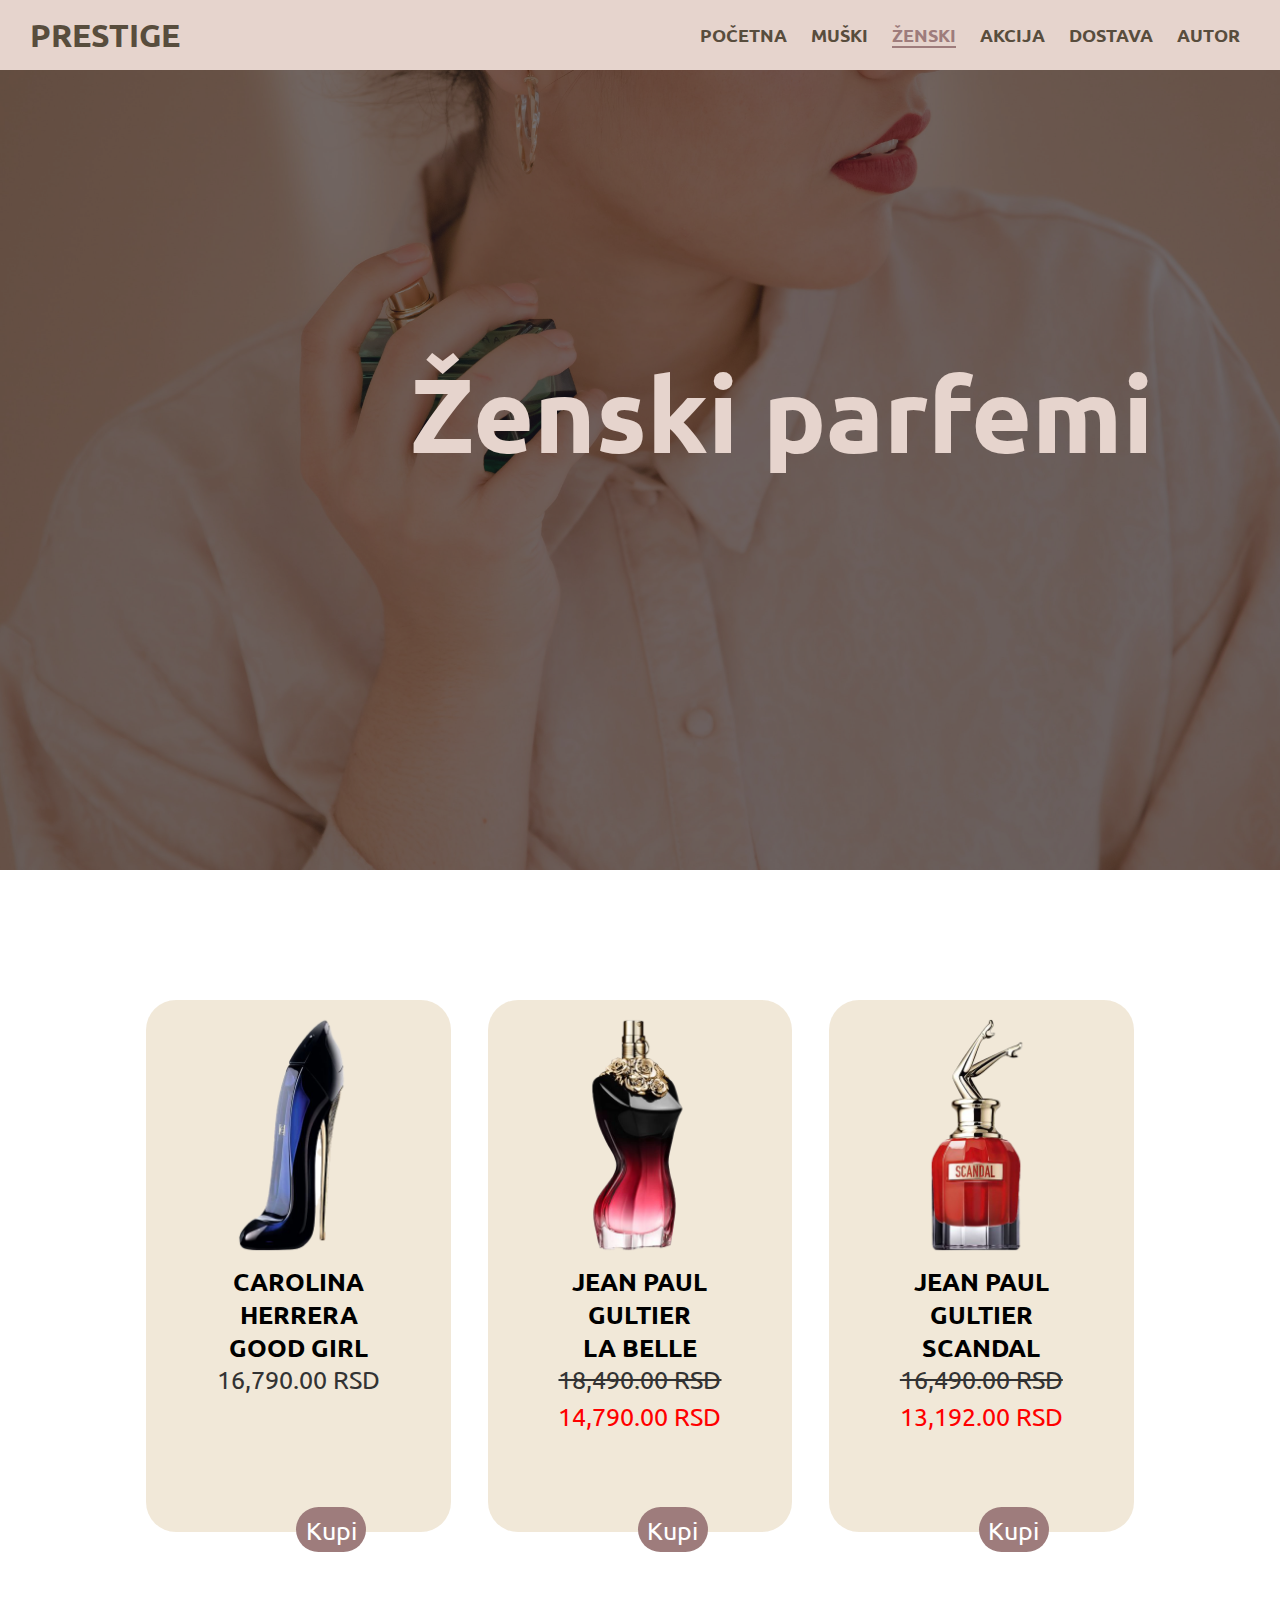
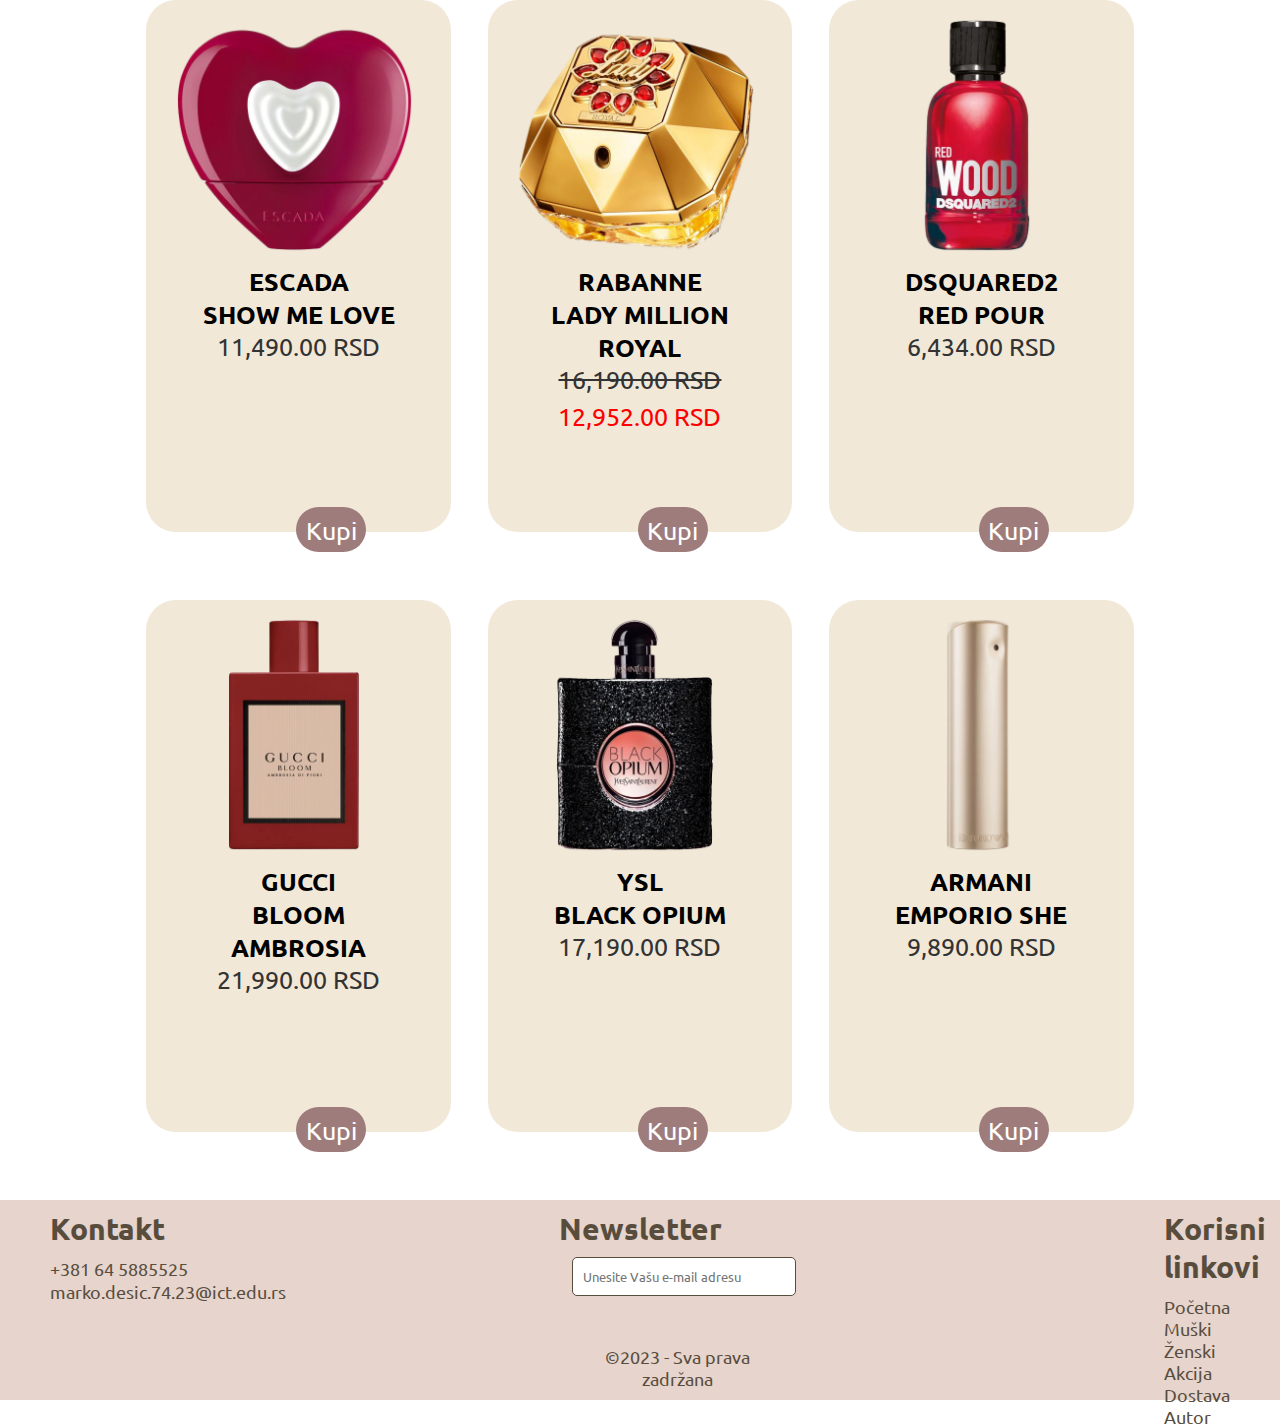
<file: zenski.html>
<!DOCTYPE html>

<html>

	<head>
		<meta charset="UTF-8" />
		<meta name="keywords" content="prodavnica parfema, parfemi, muski parfemi, zenski parfemi" />
		<meta name="description" content="Očarajte svet svojim mirisom – Jer elegancija je u svakoj kapljici parfema" />
		<link rel="shortcut icon" href="img/ikonica.png" type="image/x-icon">
		<link rel="stylesheet" href="https://cdnjs.cloudflare.com/ajax/libs/font-awesome/6.5.0/css/all.min.css" integrity="sha512-Avb2QiuDEEvB4bZJYdft2mNjVShBftLdPG8FJ0V7irTLQ8Uo0qcPxh4Plq7G5tGm0rU+1SPhVotteLpBERwTkw==" crossorigin="anonymous" referrerpolicy="no-referrer" />
		<link rel="stylesheet" href="css/style.css" text="text/css" />
		<title>Prestige</title>
	</head>
	
	<body>
		<header>
			<div id="logo">
				<h1><a href="index.html">Prestige</a></h1>
			</div>
			<nav>
				<ul>
					<li><a href="index.html">Početna</a></li>
					<li><a href="muski.html">Muški</a></li>	
					<li><a href="zenski.html" class="active">Ženski</a></li>
					<li><a href="akcija.html">Akcija</a></li>	
					<li><a href="dostava.html">Dostava</a></li>	
					<li><a href="autor.html">Autor</a></li>	
				</ul>
			</nav>
		</header>
		
		<div id="zenski-slika">
			<div id="zenskiText">
				<h2>Ženski parfemi</h2>
			</div>
			<div class="pozadinaMuskiZenskiAkcija">
				
			</div>
		</div>	
		
		<div id="red-jedan">
			<div id="akcija">
				
				<div class="proizvod">
					<img id="goodGirlSlika" src="img/good-girl.webp" alt="goodGirl" />
					<p class="imeParfema">Carolina Herrera</p>
					<p class="imeParfema">Good Girl</p>
					<p class="cenaParfema">16,790.00 RSD</p>
					<a href="dostava.html">
						<div class="kupi">
							<p>Kupi</p>
						</div>
					</a>
				</div>
				<div class="proizvod">
					<img id="laBelleSlika" src="img/la-belle.webp" alt="laBelle" />
					<p class="imeParfema">Jean Paul Gultier</p>
					<p class="imeParfema">La Belle</p>
					<p class="staraCena">18,490.00 RSD</p>
					<p class="novaCena">14,790.00 RSD</p>
					<a href="dostava.html">
						<div class="kupi">
							<p>Kupi</p>
						</div>
					</a>	
				</div>
				<div class="proizvod">
					<img id="scandalSlika" src="img/scandal.webp" alt="scandal" />
					<p class="imeParfema">Jean Paul Gultier</p>
					<p class="imeParfema">Scandal</p>
					<p class="staraCena">16,490.00 RSD</p>
					<p class="novaCena">13,192.00 RSD</p>
					<a href="dostava.html">
						<div class="kupi">
							<p>Kupi</p>
						</div>
					</a>
				</div>
			</div>
		</div>
		<div id="red-dva">
			<div id="akcija">
				
				<div class="proizvod">
					<img id="showMeLoveSlika" src="img/show-me-love.webp" alt="showMeLove" />
					<p class="imeParfema">Escada</p>
					<p class="imeParfema">Show Me Love</p>
					<p class="cenaParfema">11,490.00 RSD</p>
					<a href="dostava.html">
						<div class="kupi">
							<p>Kupi</p>
						</div>
					</a>
				</div>
				<div class="proizvod">
					<img id="ladyMillionRoyalSlika" src="img/lady-million-royal.webp" alt="ladyMillionRoyal" />
					<p class="imeParfema">Rabanne</p>
					<p class="imeParfema">Lady Million Royal</p>
					<p class="staraCena">16,190.00 RSD</p>
					<p class="novaCena">12,952.00 RSD</p>
					<a href="dostava.html">
						<div class="kupi">
							<p>Kupi</p>
						</div>
					</a>	
				</div>
				<div class="proizvod">
					<img id="redPourSlika" src="img/red-pour.webp" alt="redPour" />
					<p class="imeParfema">Dsquared2</p>
					<p class="imeParfema">Red Pour</p>
					<p class="cenaParfema">6,434.00 RSD</p>
					<a href="dostava.html">
						<div class="kupi">
							<p>Kupi</p>
						</div>
					</a>
				</div>
			</div>
		</div>
		<div id="red-tri">
			<div id="akcija">
				
				<div class="proizvod">
					<img id="bloomSlika" src="img/gucci-bloom.webp" alt="gucciBloom" />
					<p class="imeParfema">Gucci</p>
					<p class="imeParfema">Bloom Ambrosia</p>
					<p class="cenaParfema">21,990.00 RSD</p>
					<a href="dostava.html">
						<div class="kupi">
							<p>Kupi</p>
						</div>
					</a>
				</div>
				<div class="proizvod">
					<img id="blackOpiumSlika" src="img/black-opium.webp" alt="blackOpium" />
					<p class="imeParfema">Ysl</p>
					<p class="imeParfema">Black Opium</p>
					<p class="cenaParfema">17,190.00 RSD</p>
					<a href="dostava.html">
						<div class="kupi">
							<p>Kupi</p>
						</div>
					</a>	
				</div>
				<div class="proizvod">
					<img id="emporioSlika" src="img/emporio-she.webp" alt="emporioShe" />
					<p class="imeParfema">Armani</p>
					<p class="imeParfema">Emporio She</p>
					<p class="cenaParfema">9,890.00 RSD</p>
					<a href="dostava.html">
						<div class="kupi">
							<p>Kupi</p>
						</div>
					</a>
				</div>
			</div>
		</div>
		
		<footer>
			<div class="footerBlok">
				<h3>Kontakt</h3>
				<i class="fa fa-phone" aria-hidden="true"></i>
				<label>+381 64 5885525</label><br/>
				<i class="fa fa-envelope" aria-hidden="true"></i>
				<label>marko&#46;desic&#46;74&#46;23&#64;ict&#46;edu&#46;rs</label>
			</div>
			<div id="footerBlok">
				<h3>Newsletter</h3><br/>
				<form action="index.php" method="post">
					<input type="email" class="nletter" placeholder="Unesite Vašu e-mail adresu" required="required"/>
					<a href="#"><i class="fa-solid fa-paper-plane"></i></a>
				</form>
				<a href="https://www.instagram.com/markodesiic/" target="_blank"><i class="fa-brands fa-square-instagram"></i></a>
				<a href="https://www.facebook.com" target="_blank"><i class="fa-brands fa-facebook"></i></a>
				<a href="rss.xml" target="_blank"><i class="fa-solid fa-rss"></i></a>
				<a href="sitemap.xml"><i class="fa-solid fa-sitemap"></i></a>
				<p>&#169;2023 - Sva prava zadržana</p></a>
			</div>
			<div class="footerBlok">
				<h3 id="kl">Korisni linkovi</h3>
				<a href="index.html">Početna</a></br>
				<a href="muski.html">Muški</a></br>
				<a href="zenski.html">Ženski</a></br>
				<a href="akcija.html">Akcija</a></br>
				<a href="dostava.html">Dostava</a></br>
				<a href="autor.html">Autor</a></br>
			</div>
		</footer>
	</body>	
</html>
</file>
<file: css/style.css>
@import url('https://fonts.googleapis.com/css2?family=Ubuntu&display=swap');
*{
	margin: 0px;
	padding: 0px;
	font-family: 'Ubuntu', sans-serif;
}

.cleaner{
	clear: both;
}

a{
	text-decoration: none;
}	

header{
    width: 100%;
	height: 70px;
    background-color: #e6d4cd; 
	display: flex;
	justify-content: space-between;
	align-items: center;	
	z-index: 2;
}

#logo{
	padding-left: 30px;
	text-transform: uppercase;
}

#logo a{
	color: #584d3d;
}

#logo a:hover{
	color: #9e7c7c;
	transition: 0.5s;
	
}

nav{
	display: flex;
	padding-right: 20px;
}

nav ul li{
	list-style-type: none;
	display: inline;
	text-transform: uppercase;
	padding-right: 20px;
	font-weight: bold;
	font-size: 18px;
}

nav ul li a{
	color: #584d3d;
}

nav ul li a:hover{
	color: #9e7c7c;
	transition: 0.5s;
}

.active{
	color: #9e7c7c;
	border-bottom: 2px solid #9e7c7c;
}
/*POCETNA STRANICA*/
/*POZADINSKA SLIKA*/
#bg-slika{
	width: 100%;
	height: 870px;
	background-image: url("../img/pozadina.jpg");
	background-repeat: no-repeat;
	background-size: cover;
	background-position: center;
	background-attachment: fixed;
}

#pozadina{
	width: 100%;
	height: 100%;
	background-color: rgba(24, 24, 35, 0.8);
}	

#pozadinaText p{
	position: absolute;
	color: #e6d4cd;
	top: 425px;
	left: 150px;
	font-weight: bold;
	font-size: 30px;
}

#pozadinaText h2{
	position: absolute;
	color: #e6d4cd;
	top: 350px;
	left: 50px;
	font-size: 60px;
}

#pozadinaText h2 a{
	text-transform: uppercase;
	/*color: #777674;*/
	color: #9e7c7c;
}

#pozadinaText h2 a:hover{
	color: #584d3d;
	transition: 0.5s;
}
/*USLUGE*/
#blok-usluge {
	width:100%;
	height: 500px;
}

.naslov{
	padding-top: 25px;
	width: 80%;
    text-align: center;
	font-size: 22px;
	margin:0px auto;
	text-transform:uppercase;
	color:#584d3d;
}

.hr{
    border-bottom: 4px solid #e6d4cd;
    width: 100px;
    margin: 3px auto;
}

#usluge{
	display:flex;
	justify-content:space-between;
	margin:0px auto;
	flex-wrap:wrap;
	height: 500px;	
	font-size:40px;
	text-align:center;
	width:80%;	
}

.usluga{
	margin: 0px auto;
	padding:12px 50px 20px 50px;
	width:20%;
	height: 300px;
	background-color: rgba(207, 178, 126, 0.3);
	border-radius:30px;
	box-shadow: 5px 5px 5px;
}

.usluga:hover{
	box-shadow: none;
	transition: 0.5s;
}

.fa-truck{
	font-size: 100px;
	padding-top: 40px;
	color: #9e7c7c;
	padding-bottom: 30px;
}

.fa-truck:hover{
	color: #584d3d;
	transition: 0.5s;
}

.usluga p{
	color: #333333;
	text-transform: uppercase;
}

.fa-check-circle{
	font-size: 100px;
	padding-top: 40px;
	color: #9e7c7c;
	padding-bottom: 30px;
}

.fa-star{
	font-size: 100px;
	padding-top: 40px;
	color: #9e7c7c;
	padding-bottom: 30px;
}
/*BLOK POPULARNO*/
#pozadinaPopularno{
	width: 100%;
	height: 700px;
	background-color: rgba(50, 40, 36, 0.7);
	position: absolute;
}	

#blok-popularno{
	width:100%;
	height: 700px;
	background-image: url("../img/popularno.jpg");
	background-position: center;
	background-size: cover;
}

#popularno{
	width: 80%;
	height: 700px;
	margin: 0px auto;
	display: flex;
	justify-content: space-between;
	flex-wrap: wrap;
	text-align: center;
}

.proizvod{
	width: 20%;
	height: 480px;
	background-color: rgba(207, 178, 126, 0.3);
	padding: 12px 50px 40px 50px;
	margin: 0px auto;
	font-size: 25px;
	border-radius: 30px;	
	position: relative;
}

.proizvodPopularno{
	width: 20%;
	height: 480px;
	background-color: rgba(207, 178, 126, 0.7);
	padding: 12px 50px 40px 50px;
	margin: 0px auto;
	font-size: 25px;
	border-radius: 30px;	
	position: relative;
}

.proizvod:hover{
	box-shadow: 0 10px 10px 10px #e6d4cd;
	transition: 0.5s;
}

.proizvodPopularno:hover{
	box-shadow: 0 10px 10px 10px #e6d4cd;
	transition: 0.5s;
}

#diorSlika{
	width: 90%;
}
	
.proizvod .imeParfema{
	font-weight: bold;
	text-transform: uppercase;
}

.proizvodPopularno .imeParfema{
	font-weight: bold;
	text-transform: uppercase;
}

.proizvod .cenaParfema{
	color: #333333;
	padding-bottom: 5px;
	font-size: 25px;
	
}

.proizvodPopularno .cenaParfema{
	color: #333333;
	padding-bottom: 5px;
	font-size: 25px;
	
}

.kupi{
	width: 23%;
	height: 45px;
	background-color: #9e7c7c;
	margin: 0px auto;
	border-radius: 30px;
	position: absolute;
	bottom: -20px;
	left: 150px;

}

.kupi p{
	padding: 8px 0px;
	color: white;
}

.kupi:hover{
	background-color: green;
	transition: 0.5s;
}

.boja h2{
	color: #e6d4cd;
}
#popularno .naslov{
	z-index: 1;
}
/*BLOK AKCIJA*/
#blok-akcija{
	width: 100%;
	height: 700px;
	position:relative;
}

#akcija{
	width: 80%;
	height: 800px;
	margin: 0px auto;
	display: flex;
	justify-content: space-between;
	flex-wrap: wrap;
	text-align: center;
	align-content: flex-start;
}

.akcija{
	padding-bottom: 50px;
}

.proizvod .staraCena{
	color: #333333;
	padding-bottom: 5px;
	font-size: 25px;
	text-decoration: line-through;
	
}

.proizvod .novaCena{
	color: red;
	padding-bottom: 5px;
	font-size: 25px;	
}

#guiltySlika, #laBelleSlika, #erosSlika, #goodGirlSlika, #oneMilionSlika{
	width: 120%;
	position:relative;
	left: -25px;
}

#blokVise{
	margin: 0px auto;
	width: 50%;
	height: 150px;
	position: relative;
}

#vise{
	width: 25%;
	height: 60px;
	background-color: #9e7c7c;
	position: absolute;
	top: 30px;
	left: 350px;
	border-radius: 20px;
	text-align: center;
}

#vise p{
	padding-top: 15px;
	color: white;
	font-size: 25px;
	letter-spacing: 2px;
}

#vise:hover{
	background-color: #584D3D;
	transition: 0.5s;
}

/*FOOTER*/	
footer{
    width: 100%;
	height: 200px;
    background-color: #e6d4cd; 	
	display: flex;
	justify-content: space-between;
	flex-wrap: wrap;
}

.footerBlok{
	width: 20%;
	height: 200px;
}
.footerBlok h3{
	padding-top: 10px;
	padding-left: 50px;
	font-size: 30px;
	padding-bottom: 10px;
	color: #584d3d;
}

.footerBlok .fa{
	padding-top: 10px;
	padding-left: 50px;
	font-size: 18px;
	color: #584d3d;
}

.footerBlok .fa-brands, .fa-solid{
	padding-top: 10px;
	padding-left: 30px;
	font-size: 30px;
	text-align: center;
	color: #584d3d;
}

.fa-phone, .footerBlok label{
	font-size: 18px;
	color: #584d3d;
}

.footerBlok a{
	padding-top: 10px;
	padding-left: 140px;
	color: black;
	font-size: 18px;
	color: #584d3d;
}

.footerBlok a:hover{
	text-decoration:underline;
	transition: 0.5s;
}

#footerBlok a i:hover{
	transition: 0.5s;
	color: #9e7c7c;
}

#footerBlok{
	width: 20%;
	height: 200px;
	position: relative;
}

#footerBlok .fa-brands, .fa-solid{
	padding-top: 10px;
	padding-left: 50px;
	font-size: 30px;
	color: #584d3d;
}

#footerBlok h3{
	padding-top: 10px;
	font-size: 30px;	
	text-align: center;
	color: #584d3d;
}

.nletter{
    padding: 10px;
    border-radius: 5px;
	position: relative;
	left: 60px;
	top: -15px;
}
.fa-paper-plane{
	position: relative;
	left: 30px;
	top: -9px;
}

input{
    border: 1px solid #584d3d;
}

input:focus{
    outline: #584d3d;
    border:1px solid #584d3d;
    box-shadow: 0 0 8px #584d3d;
}
select{
    border: 1px solid #584d3d;
}
select:focus{
    outline: #1e3050;
    border:1px solid #584d3d;
    box-shadow: 0 0 8px #584d3d;
}
textarea{
    border: 1px solid #584d3d;
}
textarea:focus{
    outline: #584d3d;
    border:1px solid #584d3d;
    box-shadow: 0 0 8px #584d3d;
}

#footerBlok p{
	position: absolute;
	text-align: center;
	bottom: 10px;
	left: 75px;
	font-size: 18px;
	color: #584d3d;
}

#kl{
	padding-left: 140px;
}
/*STRANICA MUSKI ZENSKI AKCIJA*/
#red-jedan, #red-dva, #red-tri{
	width: 100%;
	height: 600px;
}

#red-jedan{
	padding-top: 130px;
}

#invictusVictoryElixirSlika, #acquaDiGio, #dylanSlika, #toyBoySlika, #hugoBossSlika, #scandalSlika, #showMeLoveSlika, #ladyMillionRoyalSlika, #redPourSlika, #bloomSlika, #blackOpiumSlika{
	width: 120%;
	position:relative;
	left: -25px;
}

#emporioSlika{
	width: 120%;
	position:relative;
	left: -25px;	
}
/*STRANICA MUSKI*/
#muski-slika{
	width: 100%;
	height: 800px;
	background-image: url("../img/muski.jpg");
	background-repeat: no-repeat;
	background-size: cover;
	background-position: center;
	background-attachment: fixed;
}

.pozadinaMuskiZenskiAkcija{
	width: 100%;
	height: 800px;
	background-color: rgba(24, 24, 35, 0.6);
}

#muskiText{
	position: absolute;
	color: #e6d4cd;
	top: 350px;
	left: 32%;
	font-weight: bold;
	font-size: 70px;
	animation-name: naslov-animacija;
	animation-duration: 1.5s;
}

@-webkit-keyframes naslov-animacija{
	from{left: -800px;}
	to{left: 32%;}
}
/*STRANICA ZENSKI*/

#zenski-slika{
	width: 100%;
	height: 800px;
	background-image: url("../img/zenski.jpg");
	background-repeat: no-repeat;
	background-size: cover;
	background-position: center;
	background-attachment: fixed;
}

#zenskiText{
	position: absolute;
	color: #e6d4cd;
	top: 350px;
	left: 32%;
	font-weight: bold;
	font-size: 70px;
	animation-name: naslov-animacija;
	animation-duration: 1.5s;
}
/*STRANICA AKCIJA*/

#akcija-slika{
	width: 100%;
	height: 800px;
	background-image: url("../img/akcija.jpg");
	background-repeat: no-repeat;
	background-size: cover;
	background-position: center;
	background-attachment: fixed;
}

#akcijaText{
	position: absolute;
	color: #e6d4cd;
	top: 350px;
	left: 43%;
	font-weight: bold;
	font-size: 70px;
	animation-name: naslov-animacija-akcija;
	animation-duration: 1.5s;
}

@-webkit-keyframes naslov-animacija-akcija{
	from{left: -800px;}
	to{left: 43%;}
}	
/*STRANICA DOSTAVA*/
#main{
 width: 100%;
 height: 900px;
 text-align: center;
 font-size: 22px;
}

#main h2{
	padding-top: 50px;
	color: #e6d4cd;
}

#formaOkvir{
	width: 50%;
	height: 870px;
	background-color: #9e7c7c;
	margin: 30px auto;
	border-radius: 30px;
}

#formaOkvir:hover{
	box-shadow: 10px 10px 3px #d9c0b6;
}

#forma{
	padding-top: 50px;
	width: 800px;
	height: 700px;
	margin: 0px auto;
	display: flex;
	justify-content: center;
}

#formaDostava{
	display: flex;
	justify-content: space-between;
	flex-wrap: wrap;
	margin: 0px auto;
}
#formaDostava input{
	width: 350px;
	height: 50px;
	border-radius: 15px;
	text-indent: 5px;
	font-size: 18px;
}

#poruci{
	margin: 0px auto;
}

#poruci:hover{
	background-color: #e6d4cd;
	transition: 0.5s;
}

#izaberiteParfem{
	width: 400px;
	height: 50px;
	border-radius: 15px;
	text-indent: 5px;
	margin: 0px auto;
	font-size: 18px;
}

textarea{
	resize: none;
	width: 100%;
	height: 250px;
	border-radius: 15px;
	text-indent: 10px;
	padding-top: 10px;
	font-size: 18px;
}

#ime, #email, #ulica, #grad{
	margin-right: 90px;
}
/*STRANICA AUTOR*/
#autor{
	text-align: center;
	padding-top: 50px;
	font-size: 50px;
}
#drzac-autor{
	width: 80%;
	margin: 0px auto;
	height: 700px;
	display: flex;
	justify-content: space-around;
	align-items: center;
}
#autor-slika{
	position: relative;
	width: 600px;
	height: 450px;
	animation-name: slika-animacija;
	animation-duration: 2s;
}
#autor-slika img{
	height: 450px;
	/*border-radius: 30px 10px 30px 10px;*/
	box-shadow: 10px 10px 10px #9E7C7C;
}

#autor-opis{
	width: 600px;
	position: relative;
	font-size: 20px;
}

#autor-opis .bottom-left{
	left: -20px;
	bottom: -20px;
}

@-webkit-keyframes slika-animacija{
	from{left: -500px;}
	to{left: 0px;}
}

.border{
position: absolute;
width: 30%;
height: 20%;
border: 3px solid #E6D4CD;
}

.top-left{
top: -30px;
left: -30px;
border-bottom: none;
border-right: none;
}

.bottom-right{
bottom: -30px;
right: -30px;
border-top: none;
border-left: none;
}
</file>
